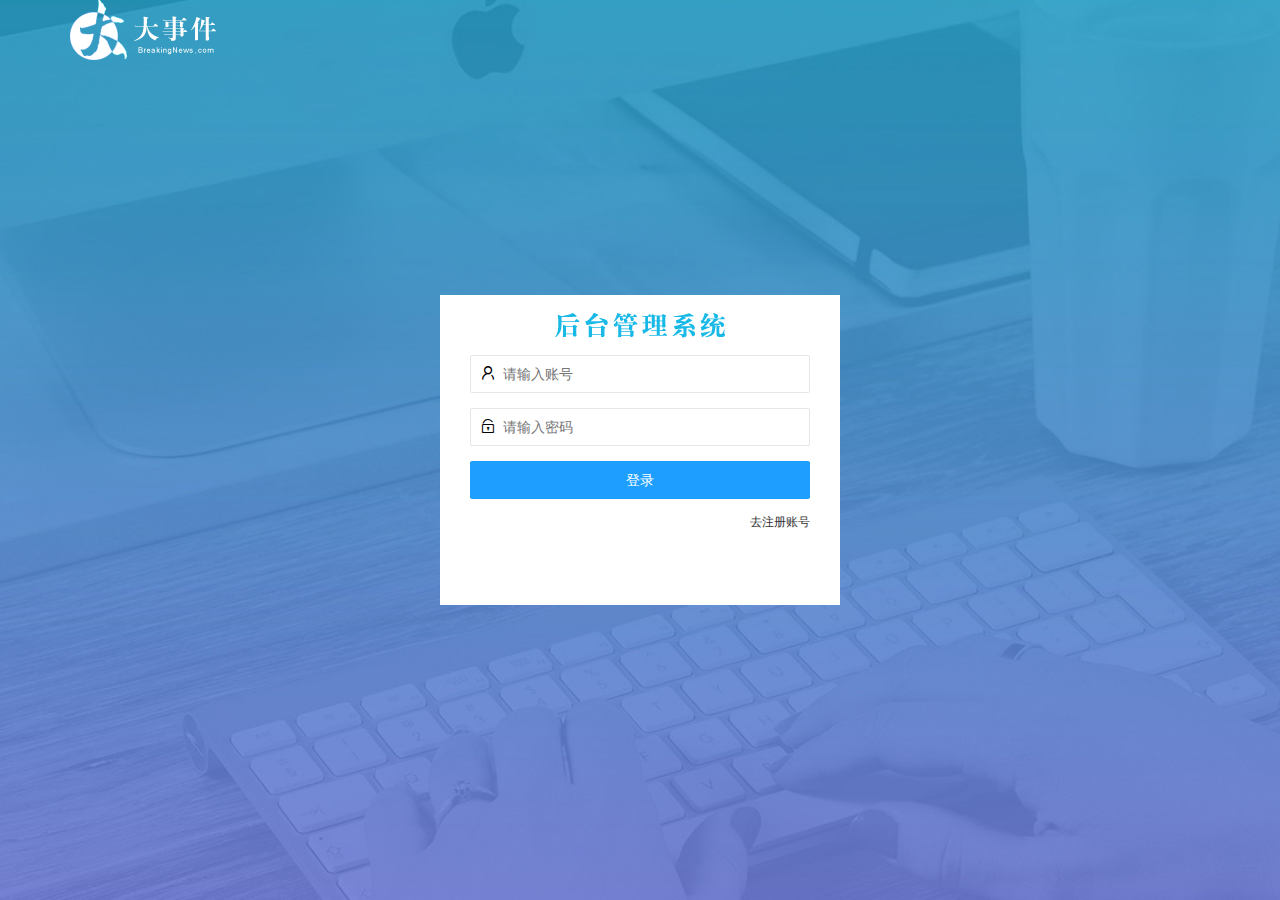
<file: assets/login.html>
<!DOCTYPE html>
<html lang="en">

<head>
    <meta charset="UTF-8">
    <meta name="viewport" content="width=device-width, initial-scale=1.0">
    <title>大事件登录/注册</title>
    <!-- 导入自己的样式表 -->
    <link rel="stylesheet" href="./css/login.css">
    <!-- 导入layui样式 -->
    <link rel="stylesheet" href="./lib/layui/css/layui.css" />
</head>

<body>

    <!-- 
        头部的logo区
     -->
    <div class="layui-main">
        <img src="./images/logo.png" alt="" />
    </div>

    <!-- 
        登录注册区域
     -->
    <div class="loginAndRegBox">
        <div class="title-box">
        </div>
        <!-- 
             登录的div
          -->
        <div class="login-box">
            <!-- 登录的表单 -->
            <form class="layui-form" id="form_login">
                <!-- 用户名 -->
                <div class="layui-form-item">
                    <i class="layui-icon layui-icon-username"></i>   

                    <input type="text"   classname="username" required lay-verify="required" placeholder="请输入账号"
                        autocomplete="off" class="layui-input" name="username">
                </div>
                <!-- 密码 -->
                <div class="layui-form-item">

                    <i class="layui-icon layui-icon-password"></i>   
                    <input type="password" name="password" required lay-verify="required|pwd" placeholder="请输入密码"
                        autocomplete="off" class="layui-input">
                </div>
                <!-- 登录按钮 -->
                <div class="layui-form-item">
                    <!-- 注意：表单提交按钮和普通按钮的区别，就是 lay-submit 属性 -->
                    <button class="layui-btn layui-btn-fluid layui-btn-normal" lay-submit>登录</button>
                </div>
                <div class="layui-form-item links">
                    <a href="javascript:;" id="link_reg">去注册账号</a>
                  </div>
            </form>
            
        </div>

        <!-- 
              注册的div
           -->
        <div class="reg-box">
            <!-- 注册的表单 -->
            <form class="layui-form" id="form_reg">
                <!-- 用户名 -->
                <div class="layui-form-item">
                    <i class="layui-icon layui-icon-username"></i>   

                    <input type="text" name="username" required lay-verify="required" placeholder="请输入账号"
                        autocomplete="off" class="layui-input">
                </div>
                <!-- 密码 -->
                <div class="layui-form-item">

                    <i class="layui-icon layui-icon-password"></i>   
                    <input type="password" name="password" required lay-verify="required|pwd" placeholder="请输入密码"
                        autocomplete="off" class="layui-input">
                </div>
                <!-- 再次确认密码 -->
                <div class="layui-form-item">

                    <i class="layui-icon layui-icon-password"></i>   
                    <input type="password" name="password" required lay-verify="required|repwd" placeholder="再次确认密码"
                        autocomplete="off" class="layui-input">
                </div>
                <!-- 登录按钮 -->
                <div class="layui-form-item">
                    <!-- 注意：表单提交按钮和普通按钮的区别，就是 lay-submit 属性 -->
                    <button class="layui-btn layui-btn-fluid layui-btn-normal" lay-submit>注册</button>
                </div>
                <div class="layui-form-item links">
                    <a href="javascript:;" id="link_login">去登录</a>
                  </div>
            </form>

           
        </div>
    </div>



     <!-- 导入JQuery -->
     <script src="./lib/jquery.js"></script>
    <script src="./lib/layui/layui.all.js"></script>
   

    <script src="./js/baseAPI.js"></script>
    
    <script src="./js/login.js"></script>

</body>

</html>
</file>
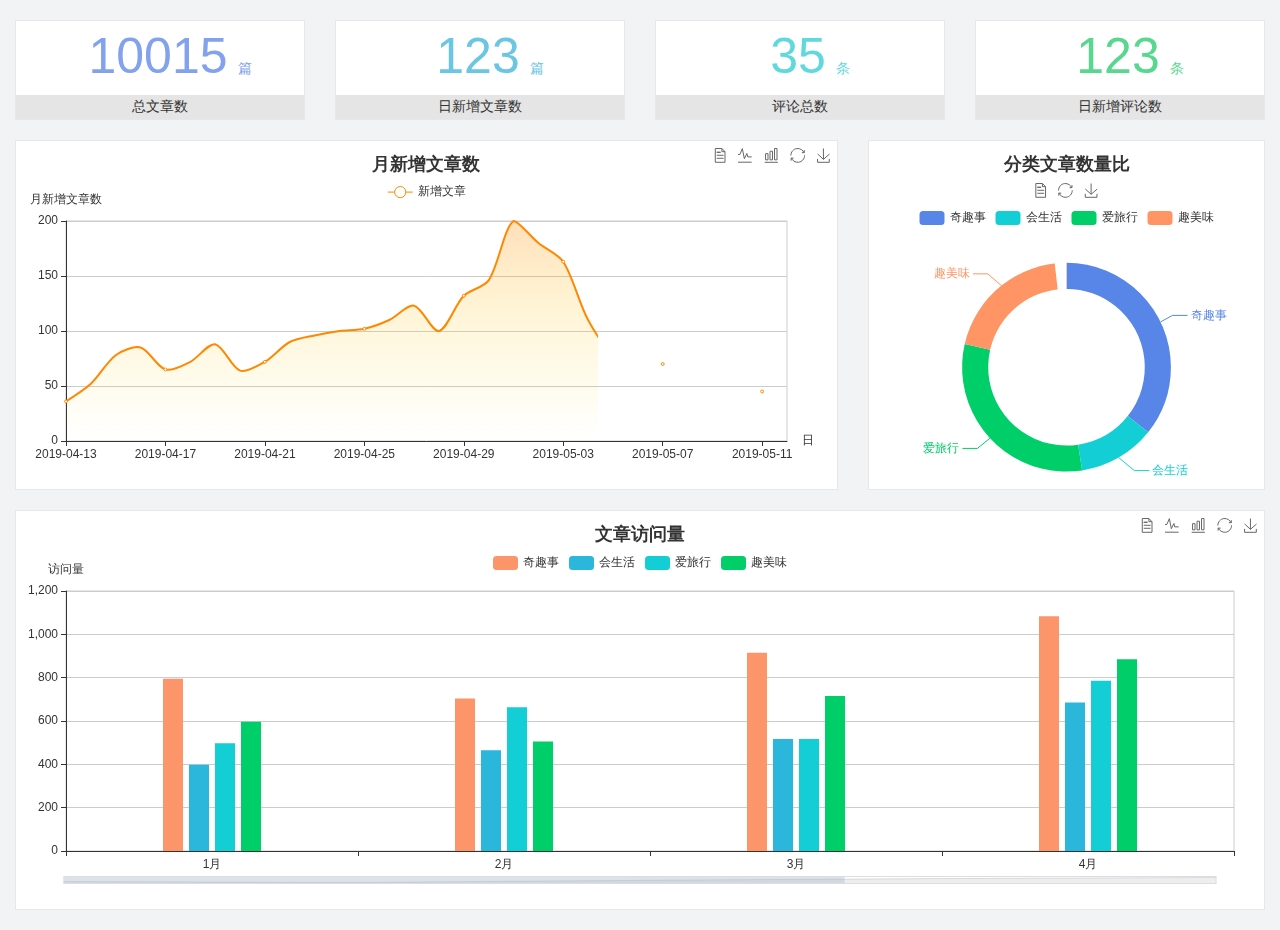
<file: home/dashboard.html>
<!DOCTYPE html>
<html lang="en">

<head>
  <meta charset="UTF-8">
  <meta name="viewport" content="width=device-width, initial-scale=1.0">
  <meta http-equiv="X-UA-Compatible" content="ie=edge">
  <title>图表统计</title>
  <link rel="stylesheet" href="../assets/lib/bootstrap.css" />
  <link rel="stylesheet" href="../assets/lib/main.css" />
  <script src="../assets/lib/jquery.js"></script>
  <script type="text/javascript" src="../assets/lib/echarts.min.js"></script>
</head>

<body>
  <div class="container-fluid">
    <div class="row spannel_list">
      <div class="col-sm-3 col-xs-6">
        <div class="spannel">
          <em>10015</em><span>篇</span>
          <b>总文章数</b>
        </div>
      </div>
      <div class="col-sm-3 col-xs-6">
        <div class="spannel scolor01">
          <em>123</em><span>篇</span>
          <b>日新增文章数</b>
        </div>
      </div>
      <div class="col-sm-3 col-xs-6">
        <div class="spannel scolor02">
          <em>35</em><span>条</span>
          <b>评论总数</b>
        </div>
      </div>
      <div class="col-sm-3 col-xs-6">
        <div class="spannel scolor03">
          <em>123</em><span>条</span>
          <b>日新增评论数</b>
        </div>
      </div>
    </div>
  </div>

  <div class="container-fluid">
    <div class="row curve-pie">
      <div class="col-lg-8 col-md-8">
        <div class="gragh_pannel" id="curve_show"></div>
      </div>
      <div class="col-lg-4 col-md-4">
        <div class="gragh_pannel" id="pie_show"></div>
      </div>
    </div>
  </div>

  <div class="container-fluid">
    <div class="column_pannel" id="column_show"></div>
  </div>

  <script>
    var oChart = echarts.init(document.getElementById('curve_show'));
    var aList_all = [
      { 'count': 36, 'date': '2019-04-13' },
      { 'count': 52, 'date': '2019-04-14' },
      { 'count': 78, 'date': '2019-04-15' },
      { 'count': 85, 'date': '2019-04-16' },
      { 'count': 65, 'date': '2019-04-17' },
      { 'count': 72, 'date': '2019-04-18' },
      { 'count': 88, 'date': '2019-04-19' },
      { 'count': 64, 'date': '2019-04-20' },
      { 'count': 72, 'date': '2019-04-21' },
      { 'count': 90, 'date': '2019-04-22' },
      { 'count': 96, 'date': '2019-04-23' },
      { 'count': 100, 'date': '2019-04-24' },
      { 'count': 102, 'date': '2019-04-25' },
      { 'count': 110, 'date': '2019-04-26' },
      { 'count': 123, 'date': '2019-04-27' },
      { 'count': 100, 'date': '2019-04-28' },
      { 'count': 132, 'date': '2019-04-29' },
      { 'count': 146, 'date': '2019-04-30' },
      { 'count': 200, 'date': '2019-05-01' },
      { 'count': 180, 'date': '2019-05-02' },
      { 'count': 163, 'date': '2019-05-03' },
      { 'count': 110, 'date': '2019-05-04' },
      { 'count': 80, 'date': '2019-05-05' },
      { 'count': 82, 'date': '2019-05-06' },
      { 'count': 70, 'date': '2019-05-07' },
      { 'count': 65, 'date': '2019-05-08' },
      { 'count': 54, 'date': '2019-05-09' },
      { 'count': 40, 'date': '2019-05-10' },
      { 'count': 45, 'date': '2019-05-11' },
      { 'count': 38, 'date': '2019-05-12' },
    ];

    let aCount = [];
    let aDate = [];

    for (var i = 0; i < aList_all.length; i++) {
      aCount.push(aList_all[i].count);
      aDate.push(aList_all[i].date);
    }

    var chartopt = {
      title: {
        text: '月新增文章数',
        left: 'center',
        top: '10'
      },
      tooltip: {
        trigger: 'axis'
      },
      legend: {
        data: ['新增文章'],
        top: '40'
      },
      toolbox: {
        show: true,
        feature: {
          mark: { show: true },
          dataView: { show: true, readOnly: false },
          magicType: { show: true, type: ['line', 'bar'] },
          restore: { show: true },
          saveAsImage: { show: true }
        }
      },
      calculable: true,
      xAxis: [
        {
          name: '日',
          type: 'category',
          boundaryGap: false,
          data: aDate
        }
      ],
      yAxis: [
        {
          name: '月新增文章数',
          type: 'value'
        }
      ],
      series: [
        {
          name: '新增文章',
          type: 'line',
          smooth: true,
          itemStyle: { normal: { areaStyle: { type: 'default' }, color: '#f80' }, lineStyle: { color: '#f80' } },
          data: aCount
        }],
      areaStyle: {
        normal: {
          color: new echarts.graphic.LinearGradient(0, 0, 0, 1, [{
            offset: 0,
            color: 'rgba(255,136,0,0.39)'
          }, {
            offset: .34,
            color: 'rgba(255,180,0,0.25)'
          }, {
            offset: 1,
            color: 'rgba(255,222,0,0.00)'
          }])

        }
      },
      grid: {
        show: true,
        x: 50,
        x2: 50,
        y: 80,
        height: 220
      }
    };

    oChart.setOption(chartopt);


    var oPie = echarts.init(document.getElementById('pie_show'));
    var oPieopt =
    {
      title: {
        top: 10,
        text: '分类文章数量比',
        x: 'center'
      },
      tooltip: {
        trigger: 'item',
        formatter: "{a} <br/>{b} : {c} ({d}%)"
      },
      color: ['#5885e8', '#13cfd5', '#00ce68', '#ff9565'],
      legend: {
        x: 'center',
        top: 65,
        data: ['奇趣事', '会生活', '爱旅行', '趣美味']
      },
      toolbox: {
        show: true,
        x: 'center',
        top: 35,
        feature: {
          mark: { show: true },
          dataView: { show: true, readOnly: false },
          magicType: {
            show: true,
            type: ['pie', 'funnel'],
            option: {
              funnel: {
                x: '25%',
                width: '50%',
                funnelAlign: 'left',
                max: 1548
              }
            }
          },
          restore: { show: true },
          saveAsImage: { show: true }
        }
      },
      calculable: true,
      series: [
        {
          name: '访问来源',
          type: 'pie',
          radius: ['45%', '60%'],
          center: ['50%', '65%'],
          data: [
            { value: 300, name: '奇趣事' },
            { value: 100, name: '会生活' },
            { value: 260, name: '爱旅行' },
            { value: 180, name: '趣美味' }
          ]
        }
      ]
    };
    oPie.setOption(oPieopt);



    var oColumn = this.echarts.init(document.getElementById('column_show'));
    var oColumnopt =
    {
      title: {
        text: '文章访问量',
        left: 'center',
        top: '10'
      },
      tooltip: {
        trigger: 'axis'
      },
      legend: {
        data: ['奇趣事', '会生活', '爱旅行', '趣美味'],
        top: '40'
      },
      toolbox: {
        show: true,
        feature: {
          mark: { show: true },
          dataView: { show: true, readOnly: false },
          magicType: { show: true, type: ['line', 'bar'] },
          restore: { show: true },
          saveAsImage: { show: true }
        }
      },
      calculable: true,
      xAxis: [
        {
          type: 'category',
          data: ['1月', '2月', '3月', '4月', '5月']
        }
      ],
      yAxis: [
        {
          name: '访问量',
          type: 'value'
        }
      ],
      series: [
        {
          name: '奇趣事',
          type: 'bar',
          barWidth: 20,
          itemStyle: {
            normal: { areaStyle: { type: 'default' }, color: '#fd956a' }
          },
          data: [800, 708, 920, 1090, 1200]
        },
        {
          name: '会生活',
          type: 'bar',
          barWidth: 20,
          itemStyle: {
            normal: { areaStyle: { type: 'default' }, color: '#2bb6db' }
          },
          data: [400, 468, 520, 690, 800]
        },
        {
          name: '爱旅行',
          type: 'bar',
          barWidth: 20,
          itemStyle: {
            normal: { areaStyle: { type: 'default' }, color: '#13cfd5' }
          },
          data: [500, 668, 520, 790, 900]
        },
        {
          name: '趣美味',
          type: 'bar',
          barWidth: 20,
          itemStyle: {
            normal: { areaStyle: { type: 'default' }, color: '#00ce68' }
          },
          data: [600, 508, 720, 890, 1000]
        }
      ],
      grid: {
        show: true,
        x: 50,
        x2: 30,
        y: 80,
        height: 260
      },
      dataZoom: [//给x轴设置滚动条
        {
          start: 0,//默认为0
          end: 100 - 1000 / 31,//默认为100
          type: 'slider',
          show: true,
          xAxisIndex: [0],
          handleSize: 0,//滑动条的 左右2个滑动条的大小
          height: 8,//组件高度
          left: 45, //左边的距离
          right: 50,//右边的距离
          bottom: 26,//右边的距离
          handleColor: '#ddd',//h滑动图标的颜色
          handleStyle: {
            borderColor: "#cacaca",
            borderWidth: "1",
            shadowBlur: 2,
            background: "#ddd",
            shadowColor: "#ddd",
          }
        }]
    };
    oColumn.setOption(oColumnopt);
  </script>
</body>

</html>
</file>
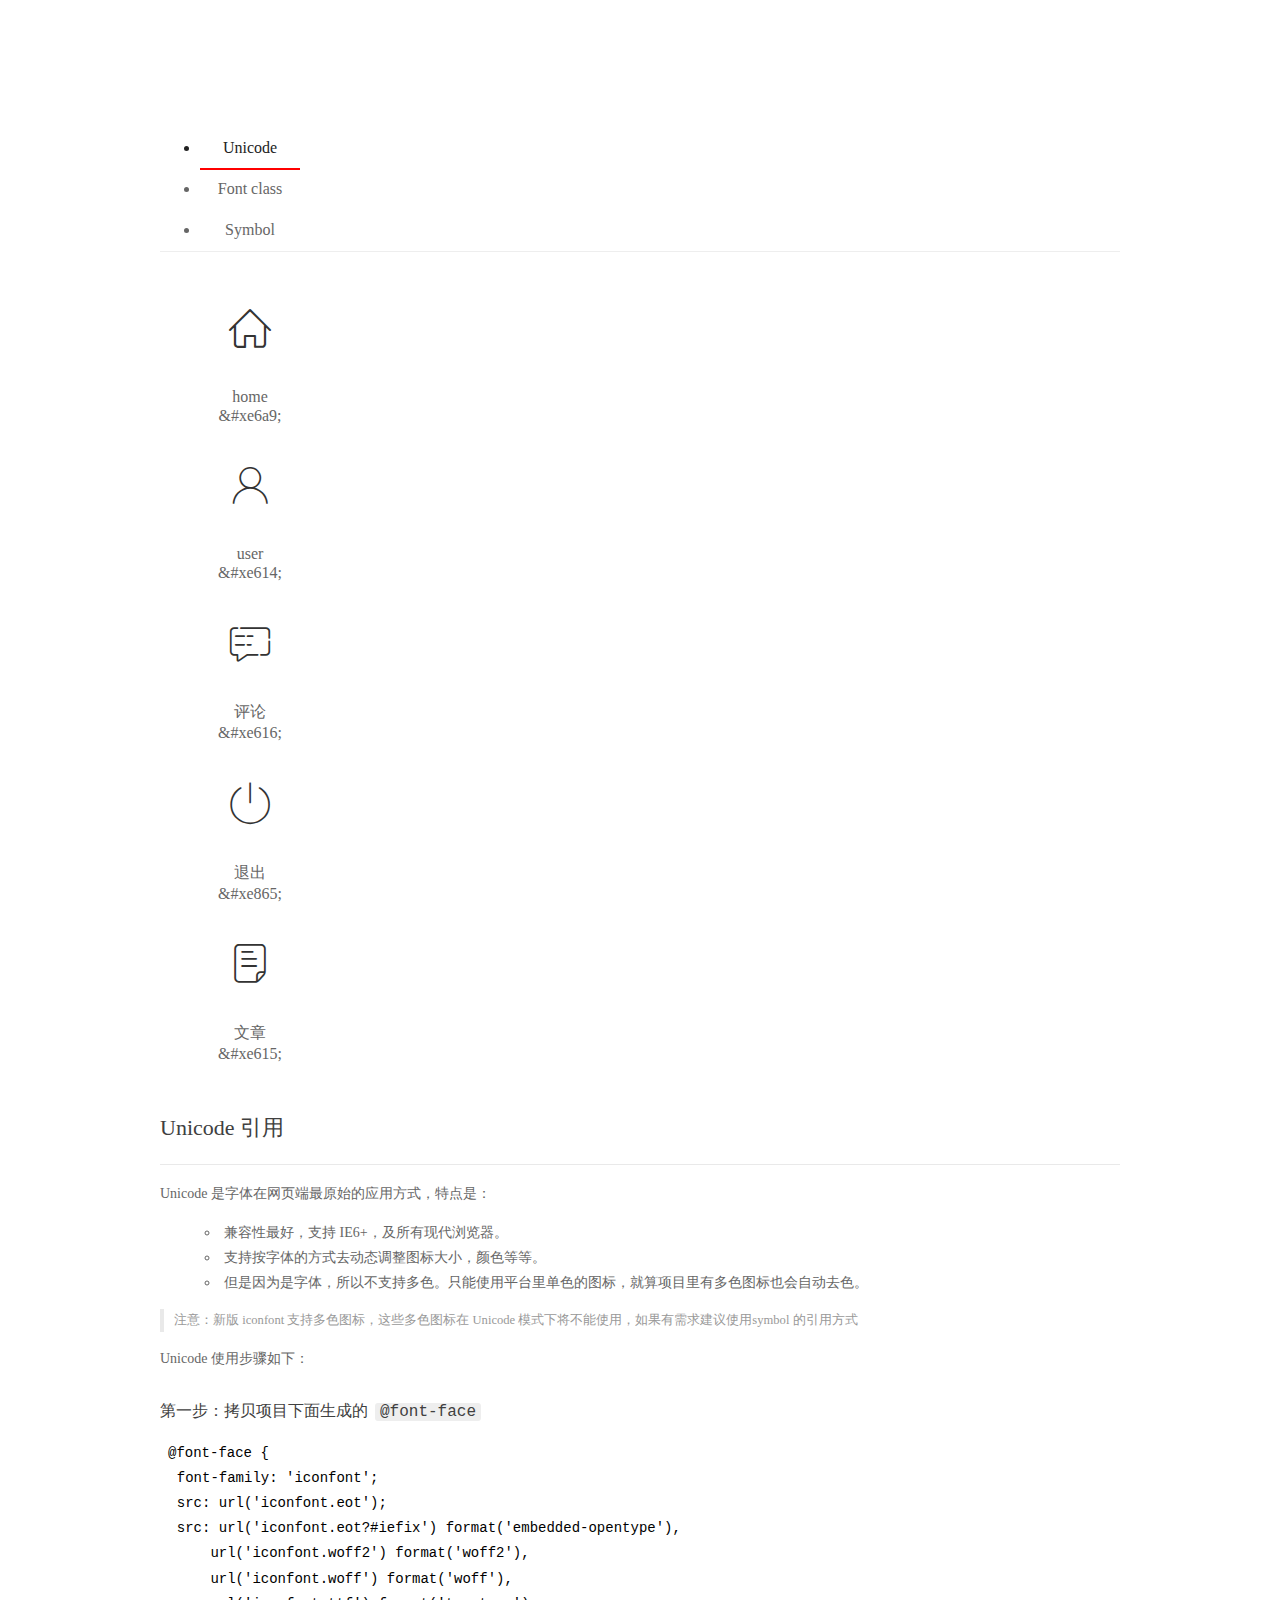
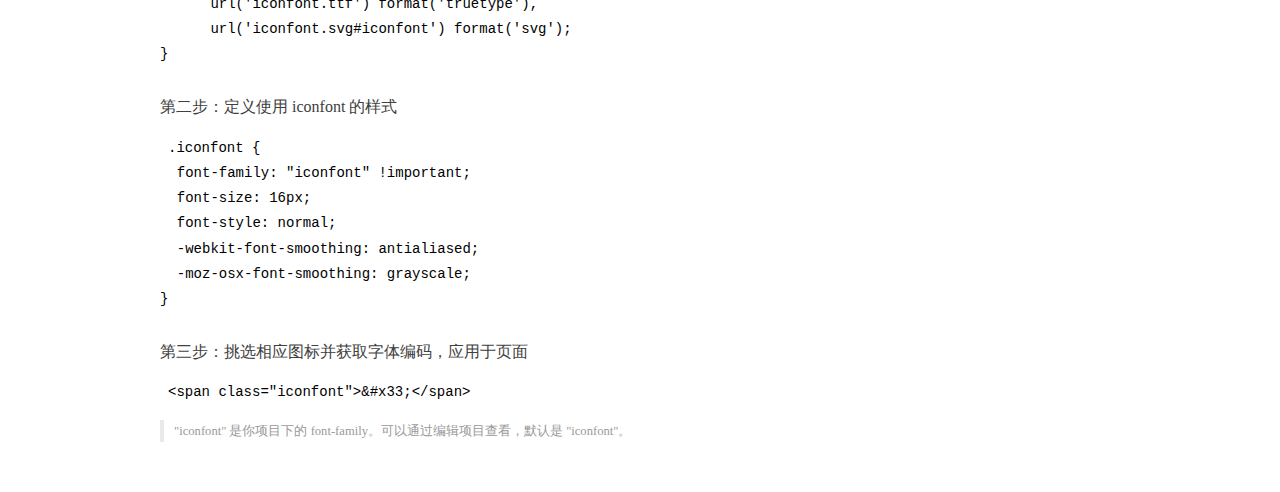
<file: assets/fonts/demo_index.html>
<!DOCTYPE html>
<html>
<head>
  <meta charset="utf-8"/>
  <title>IconFont Demo</title>
  <link rel="shortcut icon" href="https://gtms04.alicdn.com/tps/i4/TB1_oz6GVXXXXaFXpXXJDFnIXXX-64-64.ico" type="image/x-icon"/>
  <link rel="stylesheet" href="https://g.alicdn.com/thx/cube/1.3.2/cube.min.css">
  <link rel="stylesheet" href="demo.css">
  <link rel="stylesheet" href="iconfont.css">
  <script src="iconfont.js"></script>
  <!-- jQuery -->
  <script src="https://a1.alicdn.com/oss/uploads/2018/12/26/7bfddb60-08e8-11e9-9b04-53e73bb6408b.js"></script>
  <!-- 代码高亮 -->
  <script src="https://a1.alicdn.com/oss/uploads/2018/12/26/a3f714d0-08e6-11e9-8a15-ebf944d7534c.js"></script>
</head>
<body>
  <div class="main">
    <h1 class="logo"><a href="https://www.iconfont.cn/" title="iconfont 首页" target="_blank">&#xe86b;</a></h1>
    <div class="nav-tabs">
      <ul id="tabs" class="dib-box">
        <li class="dib active"><span>Unicode</span></li>
        <li class="dib"><span>Font class</span></li>
        <li class="dib"><span>Symbol</span></li>
      </ul>
      
    </div>
    <div class="tab-container">
      <div class="content unicode" style="display: block;">
          <ul class="icon_lists dib-box">
          
            <li class="dib">
              <span class="icon iconfont">&#xe6a9;</span>
                <div class="name">home</div>
                <div class="code-name">&amp;#xe6a9;</div>
              </li>
          
            <li class="dib">
              <span class="icon iconfont">&#xe614;</span>
                <div class="name">user</div>
                <div class="code-name">&amp;#xe614;</div>
              </li>
          
            <li class="dib">
              <span class="icon iconfont">&#xe616;</span>
                <div class="name">评论</div>
                <div class="code-name">&amp;#xe616;</div>
              </li>
          
            <li class="dib">
              <span class="icon iconfont">&#xe865;</span>
                <div class="name">退出</div>
                <div class="code-name">&amp;#xe865;</div>
              </li>
          
            <li class="dib">
              <span class="icon iconfont">&#xe615;</span>
                <div class="name">文章</div>
                <div class="code-name">&amp;#xe615;</div>
              </li>
          
          </ul>
          <div class="article markdown">
          <h2 id="unicode-">Unicode 引用</h2>
          <hr>

          <p>Unicode 是字体在网页端最原始的应用方式，特点是：</p>
          <ul>
            <li>兼容性最好，支持 IE6+，及所有现代浏览器。</li>
            <li>支持按字体的方式去动态调整图标大小，颜色等等。</li>
            <li>但是因为是字体，所以不支持多色。只能使用平台里单色的图标，就算项目里有多色图标也会自动去色。</li>
          </ul>
          <blockquote>
            <p>注意：新版 iconfont 支持多色图标，这些多色图标在 Unicode 模式下将不能使用，如果有需求建议使用symbol 的引用方式</p>
          </blockquote>
          <p>Unicode 使用步骤如下：</p>
          <h3 id="-font-face">第一步：拷贝项目下面生成的 <code>@font-face</code></h3>
<pre><code class="language-css"
>@font-face {
  font-family: 'iconfont';
  src: url('iconfont.eot');
  src: url('iconfont.eot?#iefix') format('embedded-opentype'),
      url('iconfont.woff2') format('woff2'),
      url('iconfont.woff') format('woff'),
      url('iconfont.ttf') format('truetype'),
      url('iconfont.svg#iconfont') format('svg');
}
</code></pre>
          <h3 id="-iconfont-">第二步：定义使用 iconfont 的样式</h3>
<pre><code class="language-css"
>.iconfont {
  font-family: "iconfont" !important;
  font-size: 16px;
  font-style: normal;
  -webkit-font-smoothing: antialiased;
  -moz-osx-font-smoothing: grayscale;
}
</code></pre>
          <h3 id="-">第三步：挑选相应图标并获取字体编码，应用于页面</h3>
<pre>
<code class="language-html"
>&lt;span class="iconfont"&gt;&amp;#x33;&lt;/span&gt;
</code></pre>
          <blockquote>
            <p>"iconfont" 是你项目下的 font-family。可以通过编辑项目查看，默认是 "iconfont"。</p>
          </blockquote>
          </div>
      </div>
      <div class="content font-class">
        <ul class="icon_lists dib-box">
          
          <li class="dib">
            <span class="icon iconfont icon-home"></span>
            <div class="name">
              home
            </div>
            <div class="code-name">.icon-home
            </div>
          </li>
          
          <li class="dib">
            <span class="icon iconfont icon-user"></span>
            <div class="name">
              user
            </div>
            <div class="code-name">.icon-user
            </div>
          </li>
          
          <li class="dib">
            <span class="icon iconfont icon-pinglun"></span>
            <div class="name">
              评论
            </div>
            <div class="code-name">.icon-pinglun
            </div>
          </li>
          
          <li class="dib">
            <span class="icon iconfont icon-tuichu"></span>
            <div class="name">
              退出
            </div>
            <div class="code-name">.icon-tuichu
            </div>
          </li>
          
          <li class="dib">
            <span class="icon iconfont icon-16"></span>
            <div class="name">
              文章
            </div>
            <div class="code-name">.icon-16
            </div>
          </li>
          
        </ul>
        <div class="article markdown">
        <h2 id="font-class-">font-class 引用</h2>
        <hr>

        <p>font-class 是 Unicode 使用方式的一种变种，主要是解决 Unicode 书写不直观，语意不明确的问题。</p>
        <p>与 Unicode 使用方式相比，具有如下特点：</p>
        <ul>
          <li>兼容性良好，支持 IE8+，及所有现代浏览器。</li>
          <li>相比于 Unicode 语意明确，书写更直观。可以很容易分辨这个 icon 是什么。</li>
          <li>因为使用 class 来定义图标，所以当要替换图标时，只需要修改 class 里面的 Unicode 引用。</li>
          <li>不过因为本质上还是使用的字体，所以多色图标还是不支持的。</li>
        </ul>
        <p>使用步骤如下：</p>
        <h3 id="-fontclass-">第一步：引入项目下面生成的 fontclass 代码：</h3>
<pre><code class="language-html">&lt;link rel="stylesheet" href="./iconfont.css"&gt;
</code></pre>
        <h3 id="-">第二步：挑选相应图标并获取类名，应用于页面：</h3>
<pre><code class="language-html">&lt;span class="iconfont icon-xxx"&gt;&lt;/span&gt;
</code></pre>
        <blockquote>
          <p>"
            iconfont" 是你项目下的 font-family。可以通过编辑项目查看，默认是 "iconfont"。</p>
        </blockquote>
      </div>
      </div>
      <div class="content symbol">
          <ul class="icon_lists dib-box">
          
            <li class="dib">
                <svg class="icon svg-icon" aria-hidden="true">
                  <use xlink:href="#icon-home"></use>
                </svg>
                <div class="name">home</div>
                <div class="code-name">#icon-home</div>
            </li>
          
            <li class="dib">
                <svg class="icon svg-icon" aria-hidden="true">
                  <use xlink:href="#icon-user"></use>
                </svg>
                <div class="name">user</div>
                <div class="code-name">#icon-user</div>
            </li>
          
            <li class="dib">
                <svg class="icon svg-icon" aria-hidden="true">
                  <use xlink:href="#icon-pinglun"></use>
                </svg>
                <div class="name">评论</div>
                <div class="code-name">#icon-pinglun</div>
            </li>
          
            <li class="dib">
                <svg class="icon svg-icon" aria-hidden="true">
                  <use xlink:href="#icon-tuichu"></use>
                </svg>
                <div class="name">退出</div>
                <div class="code-name">#icon-tuichu</div>
            </li>
          
            <li class="dib">
                <svg class="icon svg-icon" aria-hidden="true">
                  <use xlink:href="#icon-16"></use>
                </svg>
                <div class="name">文章</div>
                <div class="code-name">#icon-16</div>
            </li>
          
          </ul>
          <div class="article markdown">
          <h2 id="symbol-">Symbol 引用</h2>
          <hr>

          <p>这是一种全新的使用方式，应该说这才是未来的主流，也是平台目前推荐的用法。相关介绍可以参考这篇<a href="">文章</a>
            这种用法其实是做了一个 SVG 的集合，与另外两种相比具有如下特点：</p>
          <ul>
            <li>支持多色图标了，不再受单色限制。</li>
            <li>通过一些技巧，支持像字体那样，通过 <code>font-size</code>, <code>color</code> 来调整样式。</li>
            <li>兼容性较差，支持 IE9+，及现代浏览器。</li>
            <li>浏览器渲染 SVG 的性能一般，还不如 png。</li>
          </ul>
          <p>使用步骤如下：</p>
          <h3 id="-symbol-">第一步：引入项目下面生成的 symbol 代码：</h3>
<pre><code class="language-html">&lt;script src="./iconfont.js"&gt;&lt;/script&gt;
</code></pre>
          <h3 id="-css-">第二步：加入通用 CSS 代码（引入一次就行）：</h3>
<pre><code class="language-html">&lt;style&gt;
.icon {
  width: 1em;
  height: 1em;
  vertical-align: -0.15em;
  fill: currentColor;
  overflow: hidden;
}
&lt;/style&gt;
</code></pre>
          <h3 id="-">第三步：挑选相应图标并获取类名，应用于页面：</h3>
<pre><code class="language-html">&lt;svg class="icon" aria-hidden="true"&gt;
  &lt;use xlink:href="#icon-xxx"&gt;&lt;/use&gt;
&lt;/svg&gt;
</code></pre>
          </div>
      </div>

    </div>
  </div>
  <script>
  $(document).ready(function () {
      $('.tab-container .content:first').show()

      $('#tabs li').click(function (e) {
        var tabContent = $('.tab-container .content')
        var index = $(this).index()

        if ($(this).hasClass('active')) {
          return
        } else {
          $('#tabs li').removeClass('active')
          $(this).addClass('active')

          tabContent.hide().eq(index).fadeIn()
        }
      })
    })
  </script>
</body>
</html>
</file>
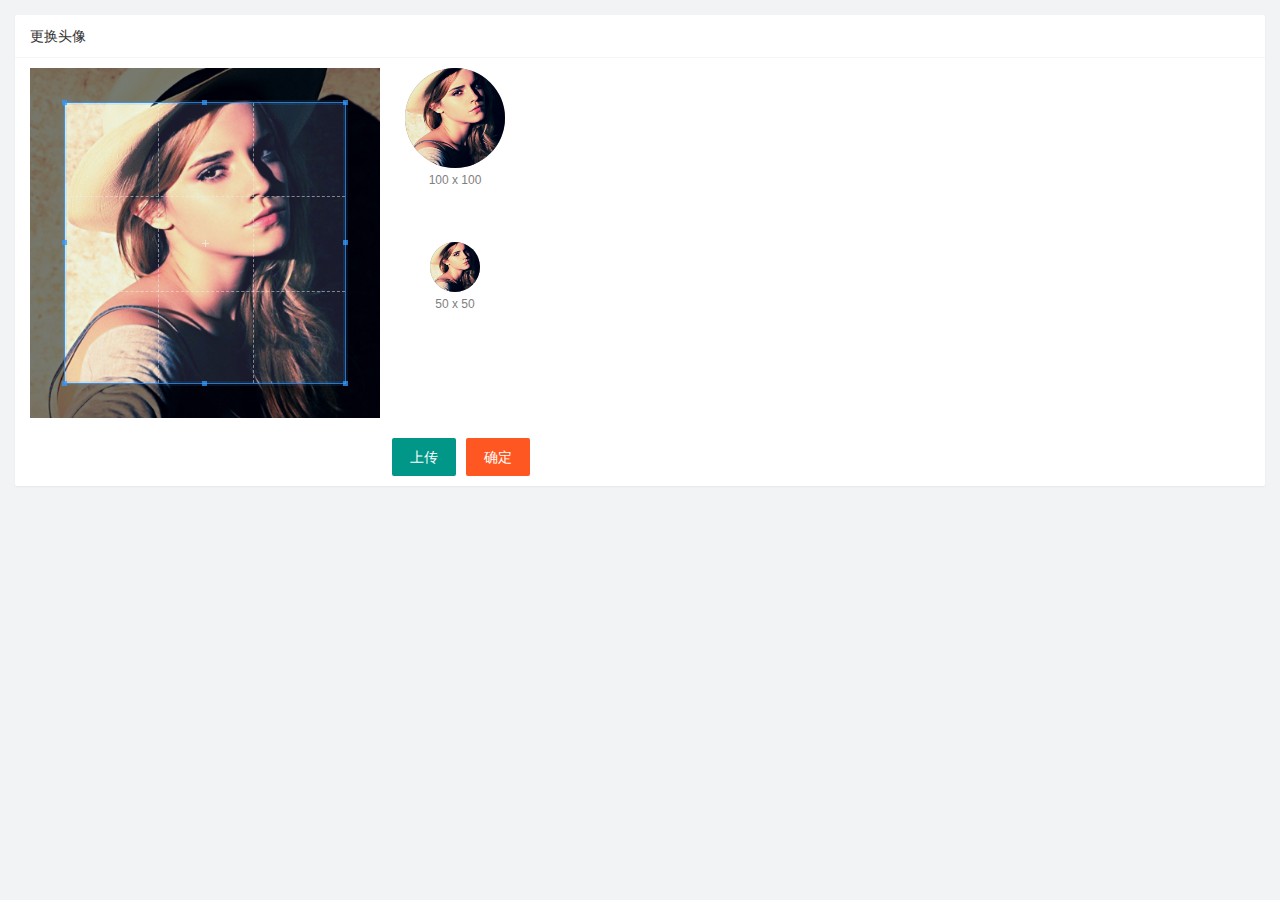
<file: assets/user/user_avatar.html>
<!DOCTYPE html>
<html lang="en">
<head>
    <meta charset="UTF-8">
    <meta name="viewport" content="width=device-width, initial-scale=1.0">
    <title>Document</title>
    <link rel="stylesheet" href="../lib/layui/css/layui.css">
    <link rel="stylesheet" href="../css/user_avatar.css">
    <link rel="stylesheet" href="../lib/cropper/cropper.css">
   
</head>
<body>
      <!-- 卡片区域 -->
      <div class="layui-card">
        <div class="layui-card-header">更换头像</div>
        <div class="layui-card-body">
           <!-- 第一行的图片裁剪和预览区域 -->
  <div class="row1">
    <!-- 图片裁剪区域 -->
    <div class="cropper-box">
      <!-- 这个 img 标签很重要，将来会把它初始化为裁剪区域 -->
      <img id="image" src="../images/sample.jpg" />
    </div>
    <!-- 图片的预览区域 -->
    <div class="preview-box">
      <div>
        <!-- 宽高为 100px 的预览区域 -->
        <div class="img-preview w100"></div>
        <p class="size">100 x 100</p>
      </div>
      <div>
        <!-- 宽高为 50px 的预览区域 -->
        <div class="img-preview w50"></div>
        <p class="size">50 x 50</p>
      </div>
    </div>
  </div>

  <!-- 第二行的按钮区域 -->
  <div class="row2">
    <input type="file" name="" id="file" >
    <button type="button" class="layui-btn" id="btnChoose">上传</button>
    <button type="button" class="layui-btn layui-btn-danger" id="btnUpload">确定</button>
  </div>
        </div>
      </div>


      <script src="../lib/layui/layui.all.js"></script>
      <script src="../lib/jquery.js"></script>
      <script src="../lib/cropper/Cropper.js"></script>
      <script src="../lib/cropper/jquery-cropper.js"></script>
      <script src="../js/baseAPI.js"></script>
      <script src="../js/user_avatar.js"></script>
</body>
</html>
</file>
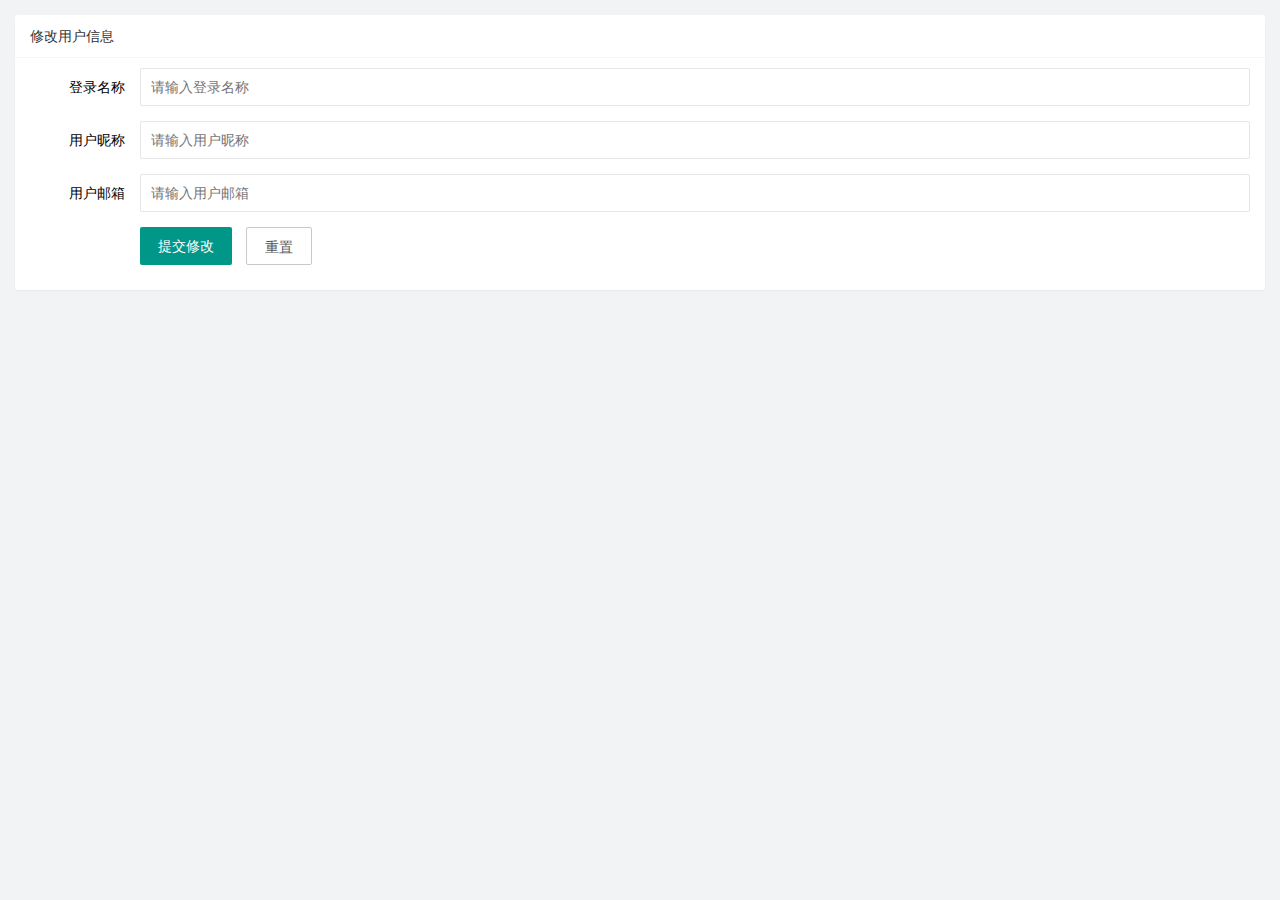
<file: assets/user/user_info.html>
<!DOCTYPE html>
<html lang="en">

<head>
    <meta charset="UTF-8" />
    <meta name="viewport" content="width=device-width, initial-scale=1.0" />
    <title>Document</title>
    <!-- 导入 layui 的样式 -->
    <link rel="stylesheet" href="../lib/layui/css/layui.css" />
    <!-- 导入自己的样式 -->
    <link rel="stylesheet" href="/assets/css/user_info.css" />
</head>

<body>
    <!-- 卡片区域 -->
    <div class="layui-card">
        <div class="layui-card-header">修改用户信息</div>
        <div class="layui-card-body">
            <!-- form 表单区域 -->
            <form class="layui-form" lay-filter="formUserInfo">
                <!-- 这是隐藏域 -->
                <input type="hidden" name="id" value="" />
                <div class="layui-form-item">
                    <label class="layui-form-label">登录名称</label>
                    <div class="layui-input-block">
                        <input type="text" name="username" required lay-verify="required" placeholder="请输入登录名称"
                            autocomplete="off" class="layui-input" readonly />
                    </div>
                </div>
                <div class="layui-form-item">
                    <label class="layui-form-label">用户昵称</label>
                    <div class="layui-input-block">
                        <input type="text" name="nickname" required lay-verify="required|nickname" placeholder="请输入用户昵称"
                            autocomplete="off" class="layui-input" />
                    </div>
                </div>
                <div class="layui-form-item">
                    <label class="layui-form-label">用户邮箱</label>
                    <div class="layui-input-block">
                        <input type="text" name="email" required lay-verify="required|email" placeholder="请输入用户邮箱"
                            autocomplete="off" class="layui-input" />
                    </div>
                </div>
                <div class="layui-form-item">
                    <div class="layui-input-block">
                        <button class="layui-btn" lay-submit lay-filter="formDemo">提交修改</button>
                        <button type="reset" class="layui-btn layui-btn-primary" id="btnReset">重置</button>
                    </div>
                </div>
            </form>
        </div>
    </div>




    <script src="../lib/layui/layui.all.js"></script>
    <script src="../lib/jquery.js"></script>
    <script src="../js/baseAPI.js"></script>
    <script src="../js/user_info.js"></script>
</body>

</html>
</file>
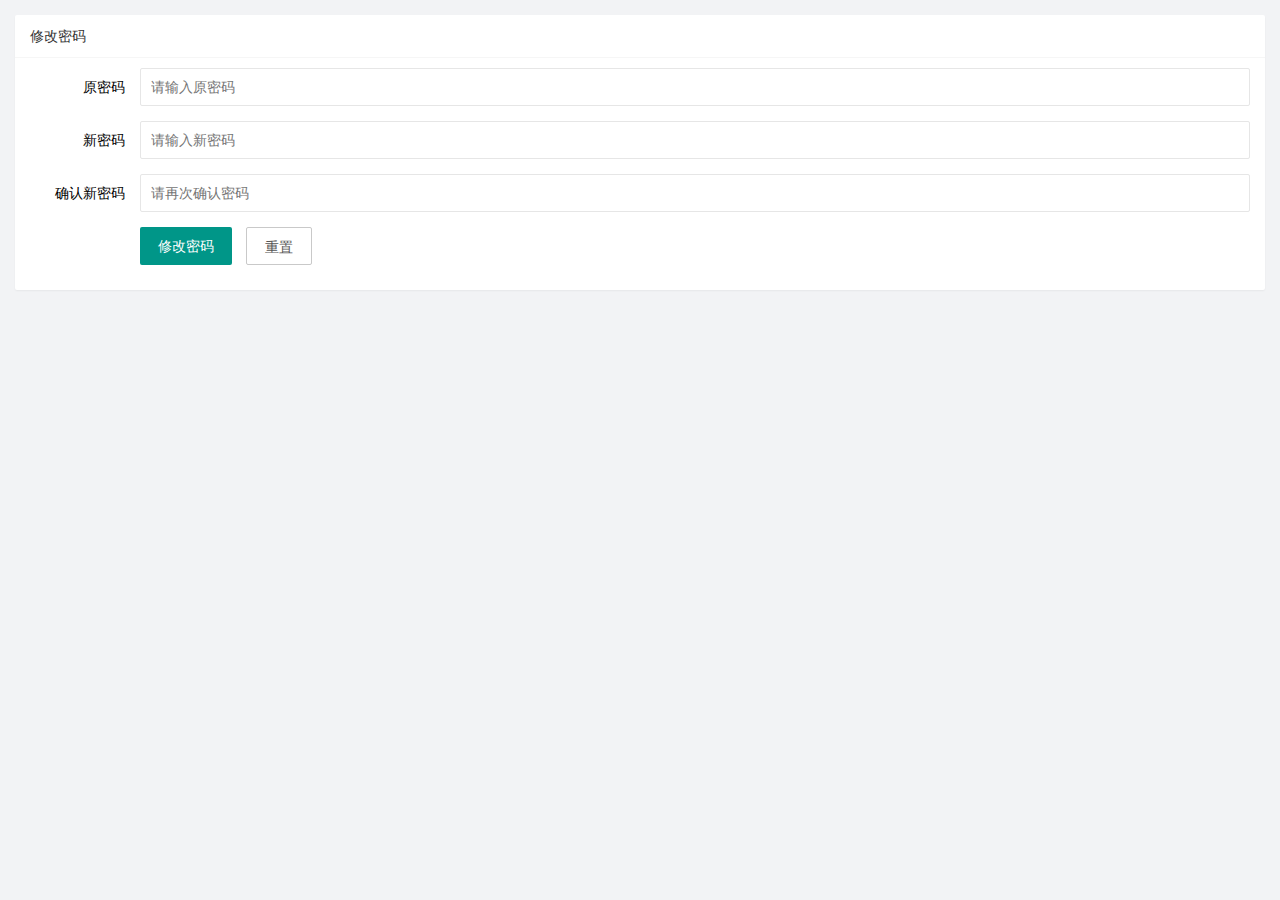
<file: assets/user/user_pwd.html>
<!DOCTYPE html>
<html lang="en">

<head>
    <meta charset="UTF-8">
    <meta name="viewport" content="width=device-width, initial-scale=1.0">
    <title>Document</title>
    <link rel="stylesheet" href="../lib/layui/css/layui.css">
    <link rel="stylesheet" href="../css/user_pwd.css">
</head>

<body>
    <!-- 卡片区域 -->
    <div class="layui-card">
        <div class="layui-card-header">修改密码</div>
        <div class="layui-card-body">
            <form class="layui-form">
                <div class="layui-form-item">
                    <label class="layui-form-label">原密码</label>
                    <div class="layui-input-block">
                        <input type="password" name="oldPwd" required lay-verify="required|pwd" placeholder="请输入原密码"
                            autocomplete="off" class="layui-input" />
                    </div>
                </div>
                <div class="layui-form-item">
                    <label class="layui-form-label">新密码</label>
                    <div class="layui-input-block">
                        <input type="password" name="newPwd" required lay-verify="required|pwd|samepwd" placeholder="请输入新密码"
                            autocomplete="off" class="layui-input" />
                    </div>
                </div>
                <div class="layui-form-item">
                    <label class="layui-form-label">确认新密码</label>
                    <div class="layui-input-block">
                        <input type="password" name="rePwd" required lay-verify="required|pwd|repwd" placeholder="请再次确认密码"
                            autocomplete="off" class="layui-input" />
                    </div>
                </div>
                <div class="layui-form-item">
                    <div class="layui-input-block">
                        <button class="layui-btn" lay-submit lay-filter="formDemo">修改密码</button>
                        <button type="reset" class="layui-btn layui-btn-primary">重置</button>
                    </div>
                </div>
            </form>
        </div>
    </div>
    <script src="../lib/layui/layui.all.js"></script>
    <script src="../lib/jquery.js"></script>
    <script src="../js/baseAPI.js"></script>
    <script src="../js/user_pwd.js"></script>
</body>

</html>
</file>
<file: assets/css/login.css>
html,
body{
    margin: 0;
    padding: 0;
    height: 100%;
    width: 100%;
    background: url('../images/login_bg.jpg') no-repeat center;
    background-size: cover;
}
.loginAndRegBox{
    width: 400px;
    height:310px ;
    background-color: #fff;
    position: absolute;
    left: 50%;
    top: 50%;
    transform: translate(-50%,-50%);
}
.title-box{
    height: 60px;
    background: url('../images/login_title.png') no-repeat center;
}
.reg-box{
    display: none;
}
.layui-form{
    padding: 0 30px;
}
.links{
    display: flex;
    justify-content: flex-end;
}
.links a{
    font-size: 12px;
}
.layui-form-item{
    position: relative;
}
.layui-icon{
    position: absolute;
    left: 10px;
    top: 10px;
}
.layui-form-item input {
    padding-left: 32px;
  }
</file>
<file: assets/lib/layui/css/layui.css>
/** layui-v2.5.5 MIT License By https://www.layui.com */
 .layui-inline,img{display:inline-block;vertical-align:middle}h1,h2,h3,h4,h5,h6{font-weight:400}.layui-edge,.layui-header,.layui-inline,.layui-main{position:relative}.layui-body,.layui-edge,.layui-elip{overflow:hidden}.layui-btn,.layui-edge,.layui-inline,img{vertical-align:middle}.layui-btn,.layui-disabled,.layui-icon,.layui-unselect{-moz-user-select:none;-webkit-user-select:none;-ms-user-select:none}.layui-elip,.layui-form-checkbox span,.layui-form-pane .layui-form-label{text-overflow:ellipsis;white-space:nowrap}.layui-breadcrumb,.layui-tree-btnGroup{visibility:hidden}blockquote,body,button,dd,div,dl,dt,form,h1,h2,h3,h4,h5,h6,input,li,ol,p,pre,td,textarea,th,ul{margin:0;padding:0;-webkit-tap-highlight-color:rgba(0,0,0,0)}a:active,a:hover{outline:0}img{border:none}li{list-style:none}table{border-collapse:collapse;border-spacing:0}h4,h5,h6{font-size:100%}button,input,optgroup,option,select,textarea{font-family:inherit;font-size:inherit;font-style:inherit;font-weight:inherit;outline:0}pre{white-space:pre-wrap;white-space:-moz-pre-wrap;white-space:-pre-wrap;white-space:-o-pre-wrap;word-wrap:break-word}body{line-height:24px;font:14px Helvetica Neue,Helvetica,PingFang SC,Tahoma,Arial,sans-serif}hr{height:1px;margin:10px 0;border:0;clear:both}a{color:#333;text-decoration:none}a:hover{color:#777}a cite{font-style:normal;*cursor:pointer}.layui-border-box,.layui-border-box *{box-sizing:border-box}.layui-box,.layui-box *{box-sizing:content-box}.layui-clear{clear:both;*zoom:1}.layui-clear:after{content:'\20';clear:both;*zoom:1;display:block;height:0}.layui-inline{*display:inline;*zoom:1}.layui-edge{display:inline-block;width:0;height:0;border-width:6px;border-style:dashed;border-color:transparent}.layui-edge-top{top:-4px;border-bottom-color:#999;border-bottom-style:solid}.layui-edge-right{border-left-color:#999;border-left-style:solid}.layui-edge-bottom{top:2px;border-top-color:#999;border-top-style:solid}.layui-edge-left{border-right-color:#999;border-right-style:solid}.layui-disabled,.layui-disabled:hover{color:#d2d2d2!important;cursor:not-allowed!important}.layui-circle{border-radius:100%}.layui-show{display:block!important}.layui-hide{display:none!important}@font-face{font-family:layui-icon;src:url(../font/iconfont.eot?v=250);src:url(../font/iconfont.eot?v=250#iefix) format('embedded-opentype'),url(../font/iconfont.woff2?v=250) format('woff2'),url(../font/iconfont.woff?v=250) format('woff'),url(../font/iconfont.ttf?v=250) format('truetype'),url(../font/iconfont.svg?v=250#layui-icon) format('svg')}.layui-icon{font-family:layui-icon!important;font-size:16px;font-style:normal;-webkit-font-smoothing:antialiased;-moz-osx-font-smoothing:grayscale}.layui-icon-reply-fill:before{content:"\e611"}.layui-icon-set-fill:before{content:"\e614"}.layui-icon-menu-fill:before{content:"\e60f"}.layui-icon-search:before{content:"\e615"}.layui-icon-share:before{content:"\e641"}.layui-icon-set-sm:before{content:"\e620"}.layui-icon-engine:before{content:"\e628"}.layui-icon-close:before{content:"\1006"}.layui-icon-close-fill:before{content:"\1007"}.layui-icon-chart-screen:before{content:"\e629"}.layui-icon-star:before{content:"\e600"}.layui-icon-circle-dot:before{content:"\e617"}.layui-icon-chat:before{content:"\e606"}.layui-icon-release:before{content:"\e609"}.layui-icon-list:before{content:"\e60a"}.layui-icon-chart:before{content:"\e62c"}.layui-icon-ok-circle:before{content:"\1005"}.layui-icon-layim-theme:before{content:"\e61b"}.layui-icon-table:before{content:"\e62d"}.layui-icon-right:before{content:"\e602"}.layui-icon-left:before{content:"\e603"}.layui-icon-cart-simple:before{content:"\e698"}.layui-icon-face-cry:before{content:"\e69c"}.layui-icon-face-smile:before{content:"\e6af"}.layui-icon-survey:before{content:"\e6b2"}.layui-icon-tree:before{content:"\e62e"}.layui-icon-upload-circle:before{content:"\e62f"}.layui-icon-add-circle:before{content:"\e61f"}.layui-icon-download-circle:before{content:"\e601"}.layui-icon-templeate-1:before{content:"\e630"}.layui-icon-util:before{content:"\e631"}.layui-icon-face-surprised:before{content:"\e664"}.layui-icon-edit:before{content:"\e642"}.layui-icon-speaker:before{content:"\e645"}.layui-icon-down:before{content:"\e61a"}.layui-icon-file:before{content:"\e621"}.layui-icon-layouts:before{content:"\e632"}.layui-icon-rate-half:before{content:"\e6c9"}.layui-icon-add-circle-fine:before{content:"\e608"}.layui-icon-prev-circle:before{content:"\e633"}.layui-icon-read:before{content:"\e705"}.layui-icon-404:before{content:"\e61c"}.layui-icon-carousel:before{content:"\e634"}.layui-icon-help:before{content:"\e607"}.layui-icon-code-circle:before{content:"\e635"}.layui-icon-water:before{content:"\e636"}.layui-icon-username:before{content:"\e66f"}.layui-icon-find-fill:before{content:"\e670"}.layui-icon-about:before{content:"\e60b"}.layui-icon-location:before{content:"\e715"}.layui-icon-up:before{content:"\e619"}.layui-icon-pause:before{content:"\e651"}.layui-icon-date:before{content:"\e637"}.layui-icon-layim-uploadfile:before{content:"\e61d"}.layui-icon-delete:before{content:"\e640"}.layui-icon-play:before{content:"\e652"}.layui-icon-top:before{content:"\e604"}.layui-icon-friends:before{content:"\e612"}.layui-icon-refresh-3:before{content:"\e9aa"}.layui-icon-ok:before{content:"\e605"}.layui-icon-layer:before{content:"\e638"}.layui-icon-face-smile-fine:before{content:"\e60c"}.layui-icon-dollar:before{content:"\e659"}.layui-icon-group:before{content:"\e613"}.layui-icon-layim-download:before{content:"\e61e"}.layui-icon-picture-fine:before{content:"\e60d"}.layui-icon-link:before{content:"\e64c"}.layui-icon-diamond:before{content:"\e735"}.layui-icon-log:before{content:"\e60e"}.layui-icon-rate-solid:before{content:"\e67a"}.layui-icon-fonts-del:before{content:"\e64f"}.layui-icon-unlink:before{content:"\e64d"}.layui-icon-fonts-clear:before{content:"\e639"}.layui-icon-triangle-r:before{content:"\e623"}.layui-icon-circle:before{content:"\e63f"}.layui-icon-radio:before{content:"\e643"}.layui-icon-align-center:before{content:"\e647"}.layui-icon-align-right:before{content:"\e648"}.layui-icon-align-left:before{content:"\e649"}.layui-icon-loading-1:before{content:"\e63e"}.layui-icon-return:before{content:"\e65c"}.layui-icon-fonts-strong:before{content:"\e62b"}.layui-icon-upload:before{content:"\e67c"}.layui-icon-dialogue:before{content:"\e63a"}.layui-icon-video:before{content:"\e6ed"}.layui-icon-headset:before{content:"\e6fc"}.layui-icon-cellphone-fine:before{content:"\e63b"}.layui-icon-add-1:before{content:"\e654"}.layui-icon-face-smile-b:before{content:"\e650"}.layui-icon-fonts-html:before{content:"\e64b"}.layui-icon-form:before{content:"\e63c"}.layui-icon-cart:before{content:"\e657"}.layui-icon-camera-fill:before{content:"\e65d"}.layui-icon-tabs:before{content:"\e62a"}.layui-icon-fonts-code:before{content:"\e64e"}.layui-icon-fire:before{content:"\e756"}.layui-icon-set:before{content:"\e716"}.layui-icon-fonts-u:before{content:"\e646"}.layui-icon-triangle-d:before{content:"\e625"}.layui-icon-tips:before{content:"\e702"}.layui-icon-picture:before{content:"\e64a"}.layui-icon-more-vertical:before{content:"\e671"}.layui-icon-flag:before{content:"\e66c"}.layui-icon-loading:before{content:"\e63d"}.layui-icon-fonts-i:before{content:"\e644"}.layui-icon-refresh-1:before{content:"\e666"}.layui-icon-rmb:before{content:"\e65e"}.layui-icon-home:before{content:"\e68e"}.layui-icon-user:before{content:"\e770"}.layui-icon-notice:before{content:"\e667"}.layui-icon-login-weibo:before{content:"\e675"}.layui-icon-voice:before{content:"\e688"}.layui-icon-upload-drag:before{content:"\e681"}.layui-icon-login-qq:before{content:"\e676"}.layui-icon-snowflake:before{content:"\e6b1"}.layui-icon-file-b:before{content:"\e655"}.layui-icon-template:before{content:"\e663"}.layui-icon-auz:before{content:"\e672"}.layui-icon-console:before{content:"\e665"}.layui-icon-app:before{content:"\e653"}.layui-icon-prev:before{content:"\e65a"}.layui-icon-website:before{content:"\e7ae"}.layui-icon-next:before{content:"\e65b"}.layui-icon-component:before{content:"\e857"}.layui-icon-more:before{content:"\e65f"}.layui-icon-login-wechat:before{content:"\e677"}.layui-icon-shrink-right:before{content:"\e668"}.layui-icon-spread-left:before{content:"\e66b"}.layui-icon-camera:before{content:"\e660"}.layui-icon-note:before{content:"\e66e"}.layui-icon-refresh:before{content:"\e669"}.layui-icon-female:before{content:"\e661"}.layui-icon-male:before{content:"\e662"}.layui-icon-password:before{content:"\e673"}.layui-icon-senior:before{content:"\e674"}.layui-icon-theme:before{content:"\e66a"}.layui-icon-tread:before{content:"\e6c5"}.layui-icon-praise:before{content:"\e6c6"}.layui-icon-star-fill:before{content:"\e658"}.layui-icon-rate:before{content:"\e67b"}.layui-icon-template-1:before{content:"\e656"}.layui-icon-vercode:before{content:"\e679"}.layui-icon-cellphone:before{content:"\e678"}.layui-icon-screen-full:before{content:"\e622"}.layui-icon-screen-restore:before{content:"\e758"}.layui-icon-cols:before{content:"\e610"}.layui-icon-export:before{content:"\e67d"}.layui-icon-print:before{content:"\e66d"}.layui-icon-slider:before{content:"\e714"}.layui-icon-addition:before{content:"\e624"}.layui-icon-subtraction:before{content:"\e67e"}.layui-icon-service:before{content:"\e626"}.layui-icon-transfer:before{content:"\e691"}.layui-main{width:1140px;margin:0 auto}.layui-header{z-index:1000;height:60px}.layui-header a:hover{transition:all .5s;-webkit-transition:all .5s}.layui-side{position:fixed;left:0;top:0;bottom:0;z-index:999;width:200px;overflow-x:hidden}.layui-side-scroll{position:relative;width:220px;height:100%;overflow-x:hidden}.layui-body{position:absolute;left:200px;right:0;top:0;bottom:0;z-index:998;width:auto;overflow-y:auto;box-sizing:border-box}.layui-layout-body{overflow:hidden}.layui-layout-admin .layui-header{background-color:#23262E}.layui-layout-admin .layui-side{top:60px;width:200px;overflow-x:hidden}.layui-layout-admin .layui-body{position:fixed;top:60px;bottom:44px}.layui-layout-admin .layui-main{width:auto;margin:0 15px}.layui-layout-admin .layui-footer{position:fixed;left:200px;right:0;bottom:0;height:44px;line-height:44px;padding:0 15px;background-color:#eee}.layui-layout-admin .layui-logo{position:absolute;left:0;top:0;width:200px;height:100%;line-height:60px;text-align:center;color:#009688;font-size:16px}.layui-layout-admin .layui-header .layui-nav{background:0 0}.layui-layout-left{position:absolute!important;left:200px;top:0}.layui-layout-right{position:absolute!important;right:0;top:0}.layui-container{position:relative;margin:0 auto;padding:0 15px;box-sizing:border-box}.layui-fluid{position:relative;margin:0 auto;padding:0 15px}.layui-row:after,.layui-row:before{content:'';display:block;clear:both}.layui-col-lg1,.layui-col-lg10,.layui-col-lg11,.layui-col-lg12,.layui-col-lg2,.layui-col-lg3,.layui-col-lg4,.layui-col-lg5,.layui-col-lg6,.layui-col-lg7,.layui-col-lg8,.layui-col-lg9,.layui-col-md1,.layui-col-md10,.layui-col-md11,.layui-col-md12,.layui-col-md2,.layui-col-md3,.layui-col-md4,.layui-col-md5,.layui-col-md6,.layui-col-md7,.layui-col-md8,.layui-col-md9,.layui-col-sm1,.layui-col-sm10,.layui-col-sm11,.layui-col-sm12,.layui-col-sm2,.layui-col-sm3,.layui-col-sm4,.layui-col-sm5,.layui-col-sm6,.layui-col-sm7,.layui-col-sm8,.layui-col-sm9,.layui-col-xs1,.layui-col-xs10,.layui-col-xs11,.layui-col-xs12,.layui-col-xs2,.layui-col-xs3,.layui-col-xs4,.layui-col-xs5,.layui-col-xs6,.layui-col-xs7,.layui-col-xs8,.layui-col-xs9{position:relative;display:block;box-sizing:border-box}.layui-col-xs1,.layui-col-xs10,.layui-col-xs11,.layui-col-xs12,.layui-col-xs2,.layui-col-xs3,.layui-col-xs4,.layui-col-xs5,.layui-col-xs6,.layui-col-xs7,.layui-col-xs8,.layui-col-xs9{float:left}.layui-col-xs1{width:8.33333333%}.layui-col-xs2{width:16.66666667%}.layui-col-xs3{width:25%}.layui-col-xs4{width:33.33333333%}.layui-col-xs5{width:41.66666667%}.layui-col-xs6{width:50%}.layui-col-xs7{width:58.33333333%}.layui-col-xs8{width:66.66666667%}.layui-col-xs9{width:75%}.layui-col-xs10{width:83.33333333%}.layui-col-xs11{width:91.66666667%}.layui-col-xs12{width:100%}.layui-col-xs-offset1{margin-left:8.33333333%}.layui-col-xs-offset2{margin-left:16.66666667%}.layui-col-xs-offset3{margin-left:25%}.layui-col-xs-offset4{margin-left:33.33333333%}.layui-col-xs-offset5{margin-left:41.66666667%}.layui-col-xs-offset6{margin-left:50%}.layui-col-xs-offset7{margin-left:58.33333333%}.layui-col-xs-offset8{margin-left:66.66666667%}.layui-col-xs-offset9{margin-left:75%}.layui-col-xs-offset10{margin-left:83.33333333%}.layui-col-xs-offset11{margin-left:91.66666667%}.layui-col-xs-offset12{margin-left:100%}@media screen and (max-width:768px){.layui-hide-xs{display:none!important}.layui-show-xs-block{display:block!important}.layui-show-xs-inline{display:inline!important}.layui-show-xs-inline-block{display:inline-block!important}}@media screen and (min-width:768px){.layui-container{width:750px}.layui-hide-sm{display:none!important}.layui-show-sm-block{display:block!important}.layui-show-sm-inline{display:inline!important}.layui-show-sm-inline-block{display:inline-block!important}.layui-col-sm1,.layui-col-sm10,.layui-col-sm11,.layui-col-sm12,.layui-col-sm2,.layui-col-sm3,.layui-col-sm4,.layui-col-sm5,.layui-col-sm6,.layui-col-sm7,.layui-col-sm8,.layui-col-sm9{float:left}.layui-col-sm1{width:8.33333333%}.layui-col-sm2{width:16.66666667%}.layui-col-sm3{width:25%}.layui-col-sm4{width:33.33333333%}.layui-col-sm5{width:41.66666667%}.layui-col-sm6{width:50%}.layui-col-sm7{width:58.33333333%}.layui-col-sm8{width:66.66666667%}.layui-col-sm9{width:75%}.layui-col-sm10{width:83.33333333%}.layui-col-sm11{width:91.66666667%}.layui-col-sm12{width:100%}.layui-col-sm-offset1{margin-left:8.33333333%}.layui-col-sm-offset2{margin-left:16.66666667%}.layui-col-sm-offset3{margin-left:25%}.layui-col-sm-offset4{margin-left:33.33333333%}.layui-col-sm-offset5{margin-left:41.66666667%}.layui-col-sm-offset6{margin-left:50%}.layui-col-sm-offset7{margin-left:58.33333333%}.layui-col-sm-offset8{margin-left:66.66666667%}.layui-col-sm-offset9{margin-left:75%}.layui-col-sm-offset10{margin-left:83.33333333%}.layui-col-sm-offset11{margin-left:91.66666667%}.layui-col-sm-offset12{margin-left:100%}}@media screen and (min-width:992px){.layui-container{width:970px}.layui-hide-md{display:none!important}.layui-show-md-block{display:block!important}.layui-show-md-inline{display:inline!important}.layui-show-md-inline-block{display:inline-block!important}.layui-col-md1,.layui-col-md10,.layui-col-md11,.layui-col-md12,.layui-col-md2,.layui-col-md3,.layui-col-md4,.layui-col-md5,.layui-col-md6,.layui-col-md7,.layui-col-md8,.layui-col-md9{float:left}.layui-col-md1{width:8.33333333%}.layui-col-md2{width:16.66666667%}.layui-col-md3{width:25%}.layui-col-md4{width:33.33333333%}.layui-col-md5{width:41.66666667%}.layui-col-md6{width:50%}.layui-col-md7{width:58.33333333%}.layui-col-md8{width:66.66666667%}.layui-col-md9{width:75%}.layui-col-md10{width:83.33333333%}.layui-col-md11{width:91.66666667%}.layui-col-md12{width:100%}.layui-col-md-offset1{margin-left:8.33333333%}.layui-col-md-offset2{margin-left:16.66666667%}.layui-col-md-offset3{margin-left:25%}.layui-col-md-offset4{margin-left:33.33333333%}.layui-col-md-offset5{margin-left:41.66666667%}.layui-col-md-offset6{margin-left:50%}.layui-col-md-offset7{margin-left:58.33333333%}.layui-col-md-offset8{margin-left:66.66666667%}.layui-col-md-offset9{margin-left:75%}.layui-col-md-offset10{margin-left:83.33333333%}.layui-col-md-offset11{margin-left:91.66666667%}.layui-col-md-offset12{margin-left:100%}}@media screen and (min-width:1200px){.layui-container{width:1170px}.layui-hide-lg{display:none!important}.layui-show-lg-block{display:block!important}.layui-show-lg-inline{display:inline!important}.layui-show-lg-inline-block{display:inline-block!important}.layui-col-lg1,.layui-col-lg10,.layui-col-lg11,.layui-col-lg12,.layui-col-lg2,.layui-col-lg3,.layui-col-lg4,.layui-col-lg5,.layui-col-lg6,.layui-col-lg7,.layui-col-lg8,.layui-col-lg9{float:left}.layui-col-lg1{width:8.33333333%}.layui-col-lg2{width:16.66666667%}.layui-col-lg3{width:25%}.layui-col-lg4{width:33.33333333%}.layui-col-lg5{width:41.66666667%}.layui-col-lg6{width:50%}.layui-col-lg7{width:58.33333333%}.layui-col-lg8{width:66.66666667%}.layui-col-lg9{width:75%}.layui-col-lg10{width:83.33333333%}.layui-col-lg11{width:91.66666667%}.layui-col-lg12{width:100%}.layui-col-lg-offset1{margin-left:8.33333333%}.layui-col-lg-offset2{margin-left:16.66666667%}.layui-col-lg-offset3{margin-left:25%}.layui-col-lg-offset4{margin-left:33.33333333%}.layui-col-lg-offset5{margin-left:41.66666667%}.layui-col-lg-offset6{margin-left:50%}.layui-col-lg-offset7{margin-left:58.33333333%}.layui-col-lg-offset8{margin-left:66.66666667%}.layui-col-lg-offset9{margin-left:75%}.layui-col-lg-offset10{margin-left:83.33333333%}.layui-col-lg-offset11{margin-left:91.66666667%}.layui-col-lg-offset12{margin-left:100%}}.layui-col-space1{margin:-.5px}.layui-col-space1>*{padding:.5px}.layui-col-space3{margin:-1.5px}.layui-col-space3>*{padding:1.5px}.layui-col-space5{margin:-2.5px}.layui-col-space5>*{padding:2.5px}.layui-col-space8{margin:-3.5px}.layui-col-space8>*{padding:3.5px}.layui-col-space10{margin:-5px}.layui-col-space10>*{padding:5px}.layui-col-space12{margin:-6px}.layui-col-space12>*{padding:6px}.layui-col-space15{margin:-7.5px}.layui-col-space15>*{padding:7.5px}.layui-col-space18{margin:-9px}.layui-col-space18>*{padding:9px}.layui-col-space20{margin:-10px}.layui-col-space20>*{padding:10px}.layui-col-space22{margin:-11px}.layui-col-space22>*{padding:11px}.layui-col-space25{margin:-12.5px}.layui-col-space25>*{padding:12.5px}.layui-col-space30{margin:-15px}.layui-col-space30>*{padding:15px}.layui-btn,.layui-input,.layui-select,.layui-textarea,.layui-upload-button{outline:0;-webkit-appearance:none;transition:all .3s;-webkit-transition:all .3s;box-sizing:border-box}.layui-elem-quote{margin-bottom:10px;padding:15px;line-height:22px;border-left:5px solid #009688;border-radius:0 2px 2px 0;background-color:#f2f2f2}.layui-quote-nm{border-style:solid;border-width:1px 1px 1px 5px;background:0 0}.layui-elem-field{margin-bottom:10px;padding:0;border-width:1px;border-style:solid}.layui-elem-field legend{margin-left:20px;padding:0 10px;font-size:20px;font-weight:300}.layui-field-title{margin:10px 0 20px;border-width:1px 0 0}.layui-field-box{padding:10px 15px}.layui-field-title .layui-field-box{padding:10px 0}.layui-progress{position:relative;height:6px;border-radius:20px;background-color:#e2e2e2}.layui-progress-bar{position:absolute;left:0;top:0;width:0;max-width:100%;height:6px;border-radius:20px;text-align:right;background-color:#5FB878;transition:all .3s;-webkit-transition:all .3s}.layui-progress-big,.layui-progress-big .layui-progress-bar{height:18px;line-height:18px}.layui-progress-text{position:relative;top:-20px;line-height:18px;font-size:12px;color:#666}.layui-progress-big .layui-progress-text{position:static;padding:0 10px;color:#fff}.layui-collapse{border-width:1px;border-style:solid;border-radius:2px}.layui-colla-content,.layui-colla-item{border-top-width:1px;border-top-style:solid}.layui-colla-item:first-child{border-top:none}.layui-colla-title{position:relative;height:42px;line-height:42px;padding:0 15px 0 35px;color:#333;background-color:#f2f2f2;cursor:pointer;font-size:14px;overflow:hidden}.layui-colla-content{display:none;padding:10px 15px;line-height:22px;color:#666}.layui-colla-icon{position:absolute;left:15px;top:0;font-size:14px}.layui-card{margin-bottom:15px;border-radius:2px;background-color:#fff;box-shadow:0 1px 2px 0 rgba(0,0,0,.05)}.layui-card:last-child{margin-bottom:0}.layui-card-header{position:relative;height:42px;line-height:42px;padding:0 15px;border-bottom:1px solid #f6f6f6;color:#333;border-radius:2px 2px 0 0;font-size:14px}.layui-bg-black,.layui-bg-blue,.layui-bg-cyan,.layui-bg-green,.layui-bg-orange,.layui-bg-red{color:#fff!important}.layui-card-body{position:relative;padding:10px 15px;line-height:24px}.layui-card-body[pad15]{padding:15px}.layui-card-body[pad20]{padding:20px}.layui-card-body .layui-table{margin:5px 0}.layui-card .layui-tab{margin:0}.layui-panel-window{position:relative;padding:15px;border-radius:0;border-top:5px solid #E6E6E6;background-color:#fff}.layui-auxiliar-moving{position:fixed;left:0;right:0;top:0;bottom:0;width:100%;height:100%;background:0 0;z-index:9999999999}.layui-form-label,.layui-form-mid,.layui-form-select,.layui-input-block,.layui-input-inline,.layui-textarea{position:relative}.layui-bg-red{background-color:#FF5722!important}.layui-bg-orange{background-color:#FFB800!important}.layui-bg-green{background-color:#009688!important}.layui-bg-cyan{background-color:#2F4056!important}.layui-bg-blue{background-color:#1E9FFF!important}.layui-bg-black{background-color:#393D49!important}.layui-bg-gray{background-color:#eee!important;color:#666!important}.layui-badge-rim,.layui-colla-content,.layui-colla-item,.layui-collapse,.layui-elem-field,.layui-form-pane .layui-form-item[pane],.layui-form-pane .layui-form-label,.layui-input,.layui-layedit,.layui-layedit-tool,.layui-quote-nm,.layui-select,.layui-tab-bar,.layui-tab-card,.layui-tab-title,.layui-tab-title .layui-this:after,.layui-textarea{border-color:#e6e6e6}.layui-timeline-item:before,hr{background-color:#e6e6e6}.layui-text{line-height:22px;font-size:14px;color:#666}.layui-text h1,.layui-text h2,.layui-text h3{font-weight:500;color:#333}.layui-text h1{font-size:30px}.layui-text h2{font-size:24px}.layui-text h3{font-size:18px}.layui-text a:not(.layui-btn){color:#01AAED}.layui-text a:not(.layui-btn):hover{text-decoration:underline}.layui-text ul{padding:5px 0 5px 15px}.layui-text ul li{margin-top:5px;list-style-type:disc}.layui-text em,.layui-word-aux{color:#999!important;padding:0 5px!important}.layui-btn{display:inline-block;height:38px;line-height:38px;padding:0 18px;background-color:#009688;color:#fff;white-space:nowrap;text-align:center;font-size:14px;border:none;border-radius:2px;cursor:pointer}.layui-btn:hover{opacity:.8;filter:alpha(opacity=80);color:#fff}.layui-btn:active{opacity:1;filter:alpha(opacity=100)}.layui-btn+.layui-btn{margin-left:10px}.layui-btn-container{font-size:0}.layui-btn-container .layui-btn{margin-right:10px;margin-bottom:10px}.layui-btn-container .layui-btn+.layui-btn{margin-left:0}.layui-table .layui-btn-container .layui-btn{margin-bottom:9px}.layui-btn-radius{border-radius:100px}.layui-btn .layui-icon{margin-right:3px;font-size:18px;vertical-align:bottom;vertical-align:middle\9}.layui-btn-primary{border:1px solid #C9C9C9;background-color:#fff;color:#555}.layui-btn-primary:hover{border-color:#009688;color:#333}.layui-btn-normal{background-color:#1E9FFF}.layui-btn-warm{background-color:#FFB800}.layui-btn-danger{background-color:#FF5722}.layui-btn-checked{background-color:#5FB878}.layui-btn-disabled,.layui-btn-disabled:active,.layui-btn-disabled:hover{border:1px solid #e6e6e6;background-color:#FBFBFB;color:#C9C9C9;cursor:not-allowed;opacity:1}.layui-btn-lg{height:44px;line-height:44px;padding:0 25px;font-size:16px}.layui-btn-sm{height:30px;line-height:30px;padding:0 10px;font-size:12px}.layui-btn-sm i{font-size:16px!important}.layui-btn-xs{height:22px;line-height:22px;padding:0 5px;font-size:12px}.layui-btn-xs i{font-size:14px!important}.layui-btn-group{display:inline-block;vertical-align:middle;font-size:0}.layui-btn-group .layui-btn{margin-left:0!important;margin-right:0!important;border-left:1px solid rgba(255,255,255,.5);border-radius:0}.layui-btn-group .layui-btn-primary{border-left:none}.layui-btn-group .layui-btn-primary:hover{border-color:#C9C9C9;color:#009688}.layui-btn-group .layui-btn:first-child{border-left:none;border-radius:2px 0 0 2px}.layui-btn-group .layui-btn-primary:first-child{border-left:1px solid #c9c9c9}.layui-btn-group .layui-btn:last-child{border-radius:0 2px 2px 0}.layui-btn-group .layui-btn+.layui-btn{margin-left:0}.layui-btn-group+.layui-btn-group{margin-left:10px}.layui-btn-fluid{width:100%}.layui-input,.layui-select,.layui-textarea{height:38px;line-height:1.3;line-height:38px\9;border-width:1px;border-style:solid;background-color:#fff;border-radius:2px}.layui-input::-webkit-input-placeholder,.layui-select::-webkit-input-placeholder,.layui-textarea::-webkit-input-placeholder{line-height:1.3}.layui-input,.layui-textarea{display:block;width:100%;padding-left:10px}.layui-input:hover,.layui-textarea:hover{border-color:#D2D2D2!important}.layui-input:focus,.layui-textarea:focus{border-color:#C9C9C9!important}.layui-textarea{min-height:100px;height:auto;line-height:20px;padding:6px 10px;resize:vertical}.layui-select{padding:0 10px}.layui-form input[type=checkbox],.layui-form input[type=radio],.layui-form select{display:none}.layui-form [lay-ignore]{display:initial}.layui-form-item{margin-bottom:15px;clear:both;*zoom:1}.layui-form-item:after{content:'\20';clear:both;*zoom:1;display:block;height:0}.layui-form-label{float:left;display:block;padding:9px 15px;width:80px;font-weight:400;line-height:20px;text-align:right}.layui-form-label-col{display:block;float:none;padding:9px 0;line-height:20px;text-align:left}.layui-form-item .layui-inline{margin-bottom:5px;margin-right:10px}.layui-input-block{margin-left:110px;min-height:36px}.layui-input-inline{display:inline-block;vertical-align:middle}.layui-form-item .layui-input-inline{float:left;width:190px;margin-right:10px}.layui-form-text .layui-input-inline{width:auto}.layui-form-mid{float:left;display:block;padding:9px 0!important;line-height:20px;margin-right:10px}.layui-form-danger+.layui-form-select .layui-input,.layui-form-danger:focus{border-color:#FF5722!important}.layui-form-select .layui-input{padding-right:30px;cursor:pointer}.layui-form-select .layui-edge{position:absolute;right:10px;top:50%;margin-top:-3px;cursor:pointer;border-width:6px;border-top-color:#c2c2c2;border-top-style:solid;transition:all .3s;-webkit-transition:all .3s}.layui-form-select dl{display:none;position:absolute;left:0;top:42px;padding:5px 0;z-index:899;min-width:100%;border:1px solid #d2d2d2;max-height:300px;overflow-y:auto;background-color:#fff;border-radius:2px;box-shadow:0 2px 4px rgba(0,0,0,.12);box-sizing:border-box}.layui-form-select dl dd,.layui-form-select dl dt{padding:0 10px;line-height:36px;white-space:nowrap;overflow:hidden;text-overflow:ellipsis}.layui-form-select dl dt{font-size:12px;color:#999}.layui-form-select dl dd{cursor:pointer}.layui-form-select dl dd:hover{background-color:#f2f2f2;-webkit-transition:.5s all;transition:.5s all}.layui-form-select .layui-select-group dd{padding-left:20px}.layui-form-select dl dd.layui-select-tips{padding-left:10px!important;color:#999}.layui-form-select dl dd.layui-this{background-color:#5FB878;color:#fff}.layui-form-checkbox,.layui-form-select dl dd.layui-disabled{background-color:#fff}.layui-form-selected dl{display:block}.layui-form-checkbox,.layui-form-checkbox *,.layui-form-switch{display:inline-block;vertical-align:middle}.layui-form-selected .layui-edge{margin-top:-9px;-webkit-transform:rotate(180deg);transform:rotate(180deg);margin-top:-3px\9}:root .layui-form-selected .layui-edge{margin-top:-9px\0/IE9}.layui-form-selectup dl{top:auto;bottom:42px}.layui-select-none{margin:5px 0;text-align:center;color:#999}.layui-select-disabled .layui-disabled{border-color:#eee!important}.layui-select-disabled .layui-edge{border-top-color:#d2d2d2}.layui-form-checkbox{position:relative;height:30px;line-height:30px;margin-right:10px;padding-right:30px;cursor:pointer;font-size:0;-webkit-transition:.1s linear;transition:.1s linear;box-sizing:border-box}.layui-form-checkbox span{padding:0 10px;height:100%;font-size:14px;border-radius:2px 0 0 2px;background-color:#d2d2d2;color:#fff;overflow:hidden}.layui-form-checkbox:hover span{background-color:#c2c2c2}.layui-form-checkbox i{position:absolute;right:0;top:0;width:30px;height:28px;border:1px solid #d2d2d2;border-left:none;border-radius:0 2px 2px 0;color:#fff;font-size:20px;text-align:center}.layui-form-checkbox:hover i{border-color:#c2c2c2;color:#c2c2c2}.layui-form-checked,.layui-form-checked:hover{border-color:#5FB878}.layui-form-checked span,.layui-form-checked:hover span{background-color:#5FB878}.layui-form-checked i,.layui-form-checked:hover i{color:#5FB878}.layui-form-item .layui-form-checkbox{margin-top:4px}.layui-form-checkbox[lay-skin=primary]{height:auto!important;line-height:normal!important;min-width:18px;min-height:18px;border:none!important;margin-right:0;padding-left:28px;padding-right:0;background:0 0}.layui-form-checkbox[lay-skin=primary] span{padding-left:0;padding-right:15px;line-height:18px;background:0 0;color:#666}.layui-form-checkbox[lay-skin=primary] i{right:auto;left:0;width:16px;height:16px;line-height:16px;border:1px solid #d2d2d2;font-size:12px;border-radius:2px;background-color:#fff;-webkit-transition:.1s linear;transition:.1s linear}.layui-form-checkbox[lay-skin=primary]:hover i{border-color:#5FB878;color:#fff}.layui-form-checked[lay-skin=primary] i{border-color:#5FB878!important;background-color:#5FB878;color:#fff}.layui-checkbox-disbaled[lay-skin=primary] span{background:0 0!important;color:#c2c2c2}.layui-checkbox-disbaled[lay-skin=primary]:hover i{border-color:#d2d2d2}.layui-form-item .layui-form-checkbox[lay-skin=primary]{margin-top:10px}.layui-form-switch{position:relative;height:22px;line-height:22px;min-width:35px;padding:0 5px;margin-top:8px;border:1px solid #d2d2d2;border-radius:20px;cursor:pointer;background-color:#fff;-webkit-transition:.1s linear;transition:.1s linear}.layui-form-switch i{position:absolute;left:5px;top:3px;width:16px;height:16px;border-radius:20px;background-color:#d2d2d2;-webkit-transition:.1s linear;transition:.1s linear}.layui-form-switch em{position:relative;top:0;width:25px;margin-left:21px;padding:0!important;text-align:center!important;color:#999!important;font-style:normal!important;font-size:12px}.layui-form-onswitch{border-color:#5FB878;background-color:#5FB878}.layui-checkbox-disbaled,.layui-checkbox-disbaled i{border-color:#e2e2e2!important}.layui-form-onswitch i{left:100%;margin-left:-21px;background-color:#fff}.layui-form-onswitch em{margin-left:5px;margin-right:21px;color:#fff!important}.layui-checkbox-disbaled span{background-color:#e2e2e2!important}.layui-checkbox-disbaled:hover i{color:#fff!important}[lay-radio]{display:none}.layui-form-radio,.layui-form-radio *{display:inline-block;vertical-align:middle}.layui-form-radio{line-height:28px;margin:6px 10px 0 0;padding-right:10px;cursor:pointer;font-size:0}.layui-form-radio *{font-size:14px}.layui-form-radio>i{margin-right:8px;font-size:22px;color:#c2c2c2}.layui-form-radio>i:hover,.layui-form-radioed>i{color:#5FB878}.layui-radio-disbaled>i{color:#e2e2e2!important}.layui-form-pane .layui-form-label{width:110px;padding:8px 15px;height:38px;line-height:20px;border-width:1px;border-style:solid;border-radius:2px 0 0 2px;text-align:center;background-color:#FBFBFB;overflow:hidden;box-sizing:border-box}.layui-form-pane .layui-input-inline{margin-left:-1px}.layui-form-pane .layui-input-block{margin-left:110px;left:-1px}.layui-form-pane .layui-input{border-radius:0 2px 2px 0}.layui-form-pane .layui-form-text .layui-form-label{float:none;width:100%;border-radius:2px;box-sizing:border-box;text-align:left}.layui-form-pane .layui-form-text .layui-input-inline{display:block;margin:0;top:-1px;clear:both}.layui-form-pane .layui-form-text .layui-input-block{margin:0;left:0;top:-1px}.layui-form-pane .layui-form-text .layui-textarea{min-height:100px;border-radius:0 0 2px 2px}.layui-form-pane .layui-form-checkbox{margin:4px 0 4px 10px}.layui-form-pane .layui-form-radio,.layui-form-pane .layui-form-switch{margin-top:6px;margin-left:10px}.layui-form-pane .layui-form-item[pane]{position:relative;border-width:1px;border-style:solid}.layui-form-pane .layui-form-item[pane] .layui-form-label{position:absolute;left:0;top:0;height:100%;border-width:0 1px 0 0}.layui-form-pane .layui-form-item[pane] .layui-input-inline{margin-left:110px}@media screen and (max-width:450px){.layui-form-item .layui-form-label{text-overflow:ellipsis;overflow:hidden;white-space:nowrap}.layui-form-item .layui-inline{display:block;margin-right:0;margin-bottom:20px;clear:both}.layui-form-item .layui-inline:after{content:'\20';clear:both;display:block;height:0}.layui-form-item .layui-input-inline{display:block;float:none;left:-3px;width:auto;margin:0 0 10px 112px}.layui-form-item .layui-input-inline+.layui-form-mid{margin-left:110px;top:-5px;padding:0}.layui-form-item .layui-form-checkbox{margin-right:5px;margin-bottom:5px}}.layui-layedit{border-width:1px;border-style:solid;border-radius:2px}.layui-layedit-tool{padding:3px 5px;border-bottom-width:1px;border-bottom-style:solid;font-size:0}.layedit-tool-fixed{position:fixed;top:0;border-top:1px solid #e2e2e2}.layui-layedit-tool .layedit-tool-mid,.layui-layedit-tool .layui-icon{display:inline-block;vertical-align:middle;text-align:center;font-size:14px}.layui-layedit-tool .layui-icon{position:relative;width:32px;height:30px;line-height:30px;margin:3px 5px;color:#777;cursor:pointer;border-radius:2px}.layui-layedit-tool .layui-icon:hover{color:#393D49}.layui-layedit-tool .layui-icon:active{color:#000}.layui-layedit-tool .layedit-tool-active{background-color:#e2e2e2;color:#000}.layui-layedit-tool .layui-disabled,.layui-layedit-tool .layui-disabled:hover{color:#d2d2d2;cursor:not-allowed}.layui-layedit-tool .layedit-tool-mid{width:1px;height:18px;margin:0 10px;background-color:#d2d2d2}.layedit-tool-html{width:50px!important;font-size:30px!important}.layedit-tool-b,.layedit-tool-code,.layedit-tool-help{font-size:16px!important}.layedit-tool-d,.layedit-tool-face,.layedit-tool-image,.layedit-tool-unlink{font-size:18px!important}.layedit-tool-image input{position:absolute;font-size:0;left:0;top:0;width:100%;height:100%;opacity:.01;filter:Alpha(opacity=1);cursor:pointer}.layui-layedit-iframe iframe{display:block;width:100%}#LAY_layedit_code{overflow:hidden}.layui-laypage{display:inline-block;*display:inline;*zoom:1;vertical-align:middle;margin:10px 0;font-size:0}.layui-laypage>a:first-child,.layui-laypage>a:first-child em{border-radius:2px 0 0 2px}.layui-laypage>a:last-child,.layui-laypage>a:last-child em{border-radius:0 2px 2px 0}.layui-laypage>:first-child{margin-left:0!important}.layui-laypage>:last-child{margin-right:0!important}.layui-laypage a,.layui-laypage button,.layui-laypage input,.layui-laypage select,.layui-laypage span{border:1px solid #e2e2e2}.layui-laypage a,.layui-laypage span{display:inline-block;*display:inline;*zoom:1;vertical-align:middle;padding:0 15px;height:28px;line-height:28px;margin:0 -1px 5px 0;background-color:#fff;color:#333;font-size:12px}.layui-flow-more a *,.layui-laypage input,.layui-table-view select[lay-ignore]{display:inline-block}.layui-laypage a:hover{color:#009688}.layui-laypage em{font-style:normal}.layui-laypage .layui-laypage-spr{color:#999;font-weight:700}.layui-laypage a{text-decoration:none}.layui-laypage .layui-laypage-curr{position:relative}.layui-laypage .layui-laypage-curr em{position:relative;color:#fff}.layui-laypage .layui-laypage-curr .layui-laypage-em{position:absolute;left:-1px;top:-1px;padding:1px;width:100%;height:100%;background-color:#009688}.layui-laypage-em{border-radius:2px}.layui-laypage-next em,.layui-laypage-prev em{font-family:Sim sun;font-size:16px}.layui-laypage .layui-laypage-count,.layui-laypage .layui-laypage-limits,.layui-laypage .layui-laypage-refresh,.layui-laypage .layui-laypage-skip{margin-left:10px;margin-right:10px;padding:0;border:none}.layui-laypage .layui-laypage-limits,.layui-laypage .layui-laypage-refresh{vertical-align:top}.layui-laypage .layui-laypage-refresh i{font-size:18px;cursor:pointer}.layui-laypage select{height:22px;padding:3px;border-radius:2px;cursor:pointer}.layui-laypage .layui-laypage-skip{height:30px;line-height:30px;color:#999}.layui-laypage button,.layui-laypage input{height:30px;line-height:30px;border-radius:2px;vertical-align:top;background-color:#fff;box-sizing:border-box}.layui-laypage input{width:40px;margin:0 10px;padding:0 3px;text-align:center}.layui-laypage input:focus,.layui-laypage select:focus{border-color:#009688!important}.layui-laypage button{margin-left:10px;padding:0 10px;cursor:pointer}.layui-table,.layui-table-view{margin:10px 0}.layui-flow-more{margin:10px 0;text-align:center;color:#999;font-size:14px}.layui-flow-more a{height:32px;line-height:32px}.layui-flow-more a *{vertical-align:top}.layui-flow-more a cite{padding:0 20px;border-radius:3px;background-color:#eee;color:#333;font-style:normal}.layui-flow-more a cite:hover{opacity:.8}.layui-flow-more a i{font-size:30px;color:#737383}.layui-table{width:100%;background-color:#fff;color:#666}.layui-table tr{transition:all .3s;-webkit-transition:all .3s}.layui-table th{text-align:left;font-weight:400}.layui-table tbody tr:hover,.layui-table thead tr,.layui-table-click,.layui-table-header,.layui-table-hover,.layui-table-mend,.layui-table-patch,.layui-table-tool,.layui-table-total,.layui-table-total tr,.layui-table[lay-even] tr:nth-child(even){background-color:#f2f2f2}.layui-table td,.layui-table th,.layui-table-col-set,.layui-table-fixed-r,.layui-table-grid-down,.layui-table-header,.layui-table-page,.layui-table-tips-main,.layui-table-tool,.layui-table-total,.layui-table-view,.layui-table[lay-skin=line],.layui-table[lay-skin=row]{border-width:1px;border-style:solid;border-color:#e6e6e6}.layui-table td,.layui-table th{position:relative;padding:9px 15px;min-height:20px;line-height:20px;font-size:14px}.layui-table[lay-skin=line] td,.layui-table[lay-skin=line] th{border-width:0 0 1px}.layui-table[lay-skin=row] td,.layui-table[lay-skin=row] th{border-width:0 1px 0 0}.layui-table[lay-skin=nob] td,.layui-table[lay-skin=nob] th{border:none}.layui-table img{max-width:100px}.layui-table[lay-size=lg] td,.layui-table[lay-size=lg] th{padding:15px 30px}.layui-table-view .layui-table[lay-size=lg] .layui-table-cell{height:40px;line-height:40px}.layui-table[lay-size=sm] td,.layui-table[lay-size=sm] th{font-size:12px;padding:5px 10px}.layui-table-view .layui-table[lay-size=sm] .layui-table-cell{height:20px;line-height:20px}.layui-table[lay-data]{display:none}.layui-table-box{position:relative;overflow:hidden}.layui-table-view .layui-table{position:relative;width:auto;margin:0}.layui-table-view .layui-table[lay-skin=line]{border-width:0 1px 0 0}.layui-table-view .layui-table[lay-skin=row]{border-width:0 0 1px}.layui-table-view .layui-table td,.layui-table-view .layui-table th{padding:5px 0;border-top:none;border-left:none}.layui-table-view .layui-table th.layui-unselect .layui-table-cell span{cursor:pointer}.layui-table-view .layui-table td{cursor:default}.layui-table-view .layui-table td[data-edit=text]{cursor:text}.layui-table-view .layui-form-checkbox[lay-skin=primary] i{width:18px;height:18px}.layui-table-view .layui-form-radio{line-height:0;padding:0}.layui-table-view .layui-form-radio>i{margin:0;font-size:20px}.layui-table-init{position:absolute;left:0;top:0;width:100%;height:100%;text-align:center;z-index:110}.layui-table-init .layui-icon{position:absolute;left:50%;top:50%;margin:-15px 0 0 -15px;font-size:30px;color:#c2c2c2}.layui-table-header{border-width:0 0 1px;overflow:hidden}.layui-table-header .layui-table{margin-bottom:-1px}.layui-table-tool .layui-inline[lay-event]{position:relative;width:26px;height:26px;padding:5px;line-height:16px;margin-right:10px;text-align:center;color:#333;border:1px solid #ccc;cursor:pointer;-webkit-transition:.5s all;transition:.5s all}.layui-table-tool .layui-inline[lay-event]:hover{border:1px solid #999}.layui-table-tool-temp{padding-right:120px}.layui-table-tool-self{position:absolute;right:17px;top:10px}.layui-table-tool .layui-table-tool-self .layui-inline[lay-event]{margin:0 0 0 10px}.layui-table-tool-panel{position:absolute;top:29px;left:-1px;padding:5px 0;min-width:150px;min-height:40px;border:1px solid #d2d2d2;text-align:left;overflow-y:auto;background-color:#fff;box-shadow:0 2px 4px rgba(0,0,0,.12)}.layui-table-cell,.layui-table-tool-panel li{overflow:hidden;text-overflow:ellipsis;white-space:nowrap}.layui-table-tool-panel li{padding:0 10px;line-height:30px;-webkit-transition:.5s all;transition:.5s all}.layui-table-tool-panel li .layui-form-checkbox[lay-skin=primary]{width:100%;padding-left:28px}.layui-table-tool-panel li:hover{background-color:#f2f2f2}.layui-table-tool-panel li .layui-form-checkbox[lay-skin=primary] i{position:absolute;left:0;top:0}.layui-table-tool-panel li .layui-form-checkbox[lay-skin=primary] span{padding:0}.layui-table-tool .layui-table-tool-self .layui-table-tool-panel{left:auto;right:-1px}.layui-table-col-set{position:absolute;right:0;top:0;width:20px;height:100%;border-width:0 0 0 1px;background-color:#fff}.layui-table-sort{width:10px;height:20px;margin-left:5px;cursor:pointer!important}.layui-table-sort .layui-edge{position:absolute;left:5px;border-width:5px}.layui-table-sort .layui-table-sort-asc{top:3px;border-top:none;border-bottom-style:solid;border-bottom-color:#b2b2b2}.layui-table-sort .layui-table-sort-asc:hover{border-bottom-color:#666}.layui-table-sort .layui-table-sort-desc{bottom:5px;border-bottom:none;border-top-style:solid;border-top-color:#b2b2b2}.layui-table-sort .layui-table-sort-desc:hover{border-top-color:#666}.layui-table-sort[lay-sort=asc] .layui-table-sort-asc{border-bottom-color:#000}.layui-table-sort[lay-sort=desc] .layui-table-sort-desc{border-top-color:#000}.layui-table-cell{height:28px;line-height:28px;padding:0 15px;position:relative;box-sizing:border-box}.layui-table-cell .layui-form-checkbox[lay-skin=primary]{top:-1px;padding:0}.layui-table-cell .layui-table-link{color:#01AAED}.laytable-cell-checkbox,.laytable-cell-numbers,.laytable-cell-radio,.laytable-cell-space{padding:0;text-align:center}.layui-table-body{position:relative;overflow:auto;margin-right:-1px;margin-bottom:-1px}.layui-table-body .layui-none{line-height:26px;padding:15px;text-align:center;color:#999}.layui-table-fixed{position:absolute;left:0;top:0;z-index:101}.layui-table-fixed .layui-table-body{overflow:hidden}.layui-table-fixed-l{box-shadow:0 -1px 8px rgba(0,0,0,.08)}.layui-table-fixed-r{left:auto;right:-1px;border-width:0 0 0 1px;box-shadow:-1px 0 8px rgba(0,0,0,.08)}.layui-table-fixed-r .layui-table-header{position:relative;overflow:visible}.layui-table-mend{position:absolute;right:-49px;top:0;height:100%;width:50px}.layui-table-tool{position:relative;z-index:890;width:100%;min-height:50px;line-height:30px;padding:10px 15px;border-width:0 0 1px}.layui-table-tool .layui-btn-container{margin-bottom:-10px}.layui-table-page,.layui-table-total{border-width:1px 0 0;margin-bottom:-1px;overflow:hidden}.layui-table-page{position:relative;width:100%;padding:7px 7px 0;height:41px;font-size:12px;white-space:nowrap}.layui-table-page>div{height:26px}.layui-table-page .layui-laypage{margin:0}.layui-table-page .layui-laypage a,.layui-table-page .layui-laypage span{height:26px;line-height:26px;margin-bottom:10px;border:none;background:0 0}.layui-table-page .layui-laypage a,.layui-table-page .layui-laypage span.layui-laypage-curr{padding:0 12px}.layui-table-page .layui-laypage span{margin-left:0;padding:0}.layui-table-page .layui-laypage .layui-laypage-prev{margin-left:-7px!important}.layui-table-page .layui-laypage .layui-laypage-curr .layui-laypage-em{left:0;top:0;padding:0}.layui-table-page .layui-laypage button,.layui-table-page .layui-laypage input{height:26px;line-height:26px}.layui-table-page .layui-laypage input{width:40px}.layui-table-page .layui-laypage button{padding:0 10px}.layui-table-page select{height:18px}.layui-table-patch .layui-table-cell{padding:0;width:30px}.layui-table-edit{position:absolute;left:0;top:0;width:100%;height:100%;padding:0 14px 1px;border-radius:0;box-shadow:1px 1px 20px rgba(0,0,0,.15)}.layui-table-edit:focus{border-color:#5FB878!important}select.layui-table-edit{padding:0 0 0 10px;border-color:#C9C9C9}.layui-table-view .layui-form-checkbox,.layui-table-view .layui-form-radio,.layui-table-view .layui-form-switch{top:0;margin:0;box-sizing:content-box}.layui-table-view .layui-form-checkbox{top:-1px;height:26px;line-height:26px}.layui-table-view .layui-form-checkbox i{height:26px}.layui-table-grid .layui-table-cell{overflow:visible}.layui-table-grid-down{position:absolute;top:0;right:0;width:26px;height:100%;padding:5px 0;border-width:0 0 0 1px;text-align:center;background-color:#fff;color:#999;cursor:pointer}.layui-table-grid-down .layui-icon{position:absolute;top:50%;left:50%;margin:-8px 0 0 -8px}.layui-table-grid-down:hover{background-color:#fbfbfb}body .layui-table-tips .layui-layer-content{background:0 0;padding:0;box-shadow:0 1px 6px rgba(0,0,0,.12)}.layui-table-tips-main{margin:-44px 0 0 -1px;max-height:150px;padding:8px 15px;font-size:14px;overflow-y:scroll;background-color:#fff;color:#666}.layui-table-tips-c{position:absolute;right:-3px;top:-13px;width:20px;height:20px;padding:3px;cursor:pointer;background-color:#666;border-radius:50%;color:#fff}.layui-table-tips-c:hover{background-color:#777}.layui-table-tips-c:before{position:relative;right:-2px}.layui-upload-file{display:none!important;opacity:.01;filter:Alpha(opacity=1)}.layui-upload-drag,.layui-upload-form,.layui-upload-wrap{display:inline-block}.layui-upload-list{margin:10px 0}.layui-upload-choose{padding:0 10px;color:#999}.layui-upload-drag{position:relative;padding:30px;border:1px dashed #e2e2e2;background-color:#fff;text-align:center;cursor:pointer;color:#999}.layui-upload-drag .layui-icon{font-size:50px;color:#009688}.layui-upload-drag[lay-over]{border-color:#009688}.layui-upload-iframe{position:absolute;width:0;height:0;border:0;visibility:hidden}.layui-upload-wrap{position:relative;vertical-align:middle}.layui-upload-wrap .layui-upload-file{display:block!important;position:absolute;left:0;top:0;z-index:10;font-size:100px;width:100%;height:100%;opacity:.01;filter:Alpha(opacity=1);cursor:pointer}.layui-transfer-active,.layui-transfer-box{display:inline-block;vertical-align:middle}.layui-transfer-box,.layui-transfer-header,.layui-transfer-search{border-width:0;border-style:solid;border-color:#e6e6e6}.layui-transfer-box{position:relative;border-width:1px;width:200px;height:360px;border-radius:2px;background-color:#fff}.layui-transfer-box .layui-form-checkbox{width:100%;margin:0!important}.layui-transfer-header{height:38px;line-height:38px;padding:0 10px;border-bottom-width:1px}.layui-transfer-search{position:relative;padding:10px;border-bottom-width:1px}.layui-transfer-search .layui-input{height:32px;padding-left:30px;font-size:12px}.layui-transfer-search .layui-icon-search{position:absolute;left:20px;top:50%;margin-top:-8px;color:#666}.layui-transfer-active{margin:0 15px}.layui-transfer-active .layui-btn{display:block;margin:0;padding:0 15px;background-color:#5FB878;border-color:#5FB878;color:#fff}.layui-transfer-active .layui-btn-disabled{background-color:#FBFBFB;border-color:#e6e6e6;color:#C9C9C9}.layui-transfer-active .layui-btn:first-child{margin-bottom:15px}.layui-transfer-active .layui-btn .layui-icon{margin:0;font-size:14px!important}.layui-transfer-data{padding:5px 0;overflow:auto}.layui-transfer-data li{height:32px;line-height:32px;padding:0 10px}.layui-transfer-data li:hover{background-color:#f2f2f2;transition:.5s all}.layui-transfer-data .layui-none{padding:15px 10px;text-align:center;color:#999}.layui-nav{position:relative;padding:0 20px;background-color:#393D49;color:#fff;border-radius:2px;font-size:0;box-sizing:border-box}.layui-nav *{font-size:14px}.layui-nav .layui-nav-item{position:relative;display:inline-block;*display:inline;*zoom:1;vertical-align:middle;line-height:60px}.layui-nav .layui-nav-item a{display:block;padding:0 20px;color:#fff;color:rgba(255,255,255,.7);transition:all .3s;-webkit-transition:all .3s}.layui-nav .layui-this:after,.layui-nav-bar,.layui-nav-tree .layui-nav-itemed:after{position:absolute;left:0;top:0;width:0;height:5px;background-color:#5FB878;transition:all .2s;-webkit-transition:all .2s}.layui-nav-bar{z-index:1000}.layui-nav .layui-nav-item a:hover,.layui-nav .layui-this a{color:#fff}.layui-nav .layui-this:after{content:'';top:auto;bottom:0;width:100%}.layui-nav-img{width:30px;height:30px;margin-right:10px;border-radius:50%}.layui-nav .layui-nav-more{content:'';width:0;height:0;border-style:solid dashed dashed;border-color:#fff transparent transparent;overflow:hidden;cursor:pointer;transition:all .2s;-webkit-transition:all .2s;position:absolute;top:50%;right:3px;margin-top:-3px;border-width:6px;border-top-color:rgba(255,255,255,.7)}.layui-nav .layui-nav-mored,.layui-nav-itemed>a .layui-nav-more{margin-top:-9px;border-style:dashed dashed solid;border-color:transparent transparent #fff}.layui-nav-child{display:none;position:absolute;left:0;top:65px;min-width:100%;line-height:36px;padding:5px 0;box-shadow:0 2px 4px rgba(0,0,0,.12);border:1px solid #d2d2d2;background-color:#fff;z-index:100;border-radius:2px;white-space:nowrap}.layui-nav .layui-nav-child a{color:#333}.layui-nav .layui-nav-child a:hover{background-color:#f2f2f2;color:#000}.layui-nav-child dd{position:relative}.layui-nav .layui-nav-child dd.layui-this a,.layui-nav-child dd.layui-this{background-color:#5FB878;color:#fff}.layui-nav-child dd.layui-this:after{display:none}.layui-nav-tree{width:200px;padding:0}.layui-nav-tree .layui-nav-item{display:block;width:100%;line-height:45px}.layui-nav-tree .layui-nav-item a{position:relative;height:45px;line-height:45px;text-overflow:ellipsis;overflow:hidden;white-space:nowrap}.layui-nav-tree .layui-nav-item a:hover{background-color:#4E5465}.layui-nav-tree .layui-nav-bar{width:5px;height:0;background-color:#009688}.layui-nav-tree .layui-nav-child dd.layui-this,.layui-nav-tree .layui-nav-child dd.layui-this a,.layui-nav-tree .layui-this,.layui-nav-tree .layui-this>a,.layui-nav-tree .layui-this>a:hover{background-color:#009688;color:#fff}.layui-nav-tree .layui-this:after{display:none}.layui-nav-itemed>a,.layui-nav-tree .layui-nav-title a,.layui-nav-tree .layui-nav-title a:hover{color:#fff!important}.layui-nav-tree .layui-nav-child{position:relative;z-index:0;top:0;border:none;box-shadow:none}.layui-nav-tree .layui-nav-child a{height:40px;line-height:40px;color:#fff;color:rgba(255,255,255,.7)}.layui-nav-tree .layui-nav-child,.layui-nav-tree .layui-nav-child a:hover{background:0 0;color:#fff}.layui-nav-tree .layui-nav-more{right:10px}.layui-nav-itemed>.layui-nav-child{display:block;padding:0;background-color:rgba(0,0,0,.3)!important}.layui-nav-itemed>.layui-nav-child>.layui-this>.layui-nav-child{display:block}.layui-nav-side{position:fixed;top:0;bottom:0;left:0;overflow-x:hidden;z-index:999}.layui-bg-blue .layui-nav-bar,.layui-bg-blue .layui-nav-itemed:after,.layui-bg-blue .layui-this:after{background-color:#93D1FF}.layui-bg-blue .layui-nav-child dd.layui-this{background-color:#1E9FFF}.layui-bg-blue .layui-nav-itemed>a,.layui-nav-tree.layui-bg-blue .layui-nav-title a,.layui-nav-tree.layui-bg-blue .layui-nav-title a:hover{background-color:#007DDB!important}.layui-breadcrumb{font-size:0}.layui-breadcrumb>*{font-size:14px}.layui-breadcrumb a{color:#999!important}.layui-breadcrumb a:hover{color:#5FB878!important}.layui-breadcrumb a cite{color:#666;font-style:normal}.layui-breadcrumb span[lay-separator]{margin:0 10px;color:#999}.layui-tab{margin:10px 0;text-align:left!important}.layui-tab[overflow]>.layui-tab-title{overflow:hidden}.layui-tab-title{position:relative;left:0;height:40px;white-space:nowrap;font-size:0;border-bottom-width:1px;border-bottom-style:solid;transition:all .2s;-webkit-transition:all .2s}.layui-tab-title li{display:inline-block;*display:inline;*zoom:1;vertical-align:middle;font-size:14px;transition:all .2s;-webkit-transition:all .2s;position:relative;line-height:40px;min-width:65px;padding:0 15px;text-align:center;cursor:pointer}.layui-tab-title li a{display:block}.layui-tab-title .layui-this{color:#000}.layui-tab-title .layui-this:after{position:absolute;left:0;top:0;content:'';width:100%;height:41px;border-width:1px;border-style:solid;border-bottom-color:#fff;border-radius:2px 2px 0 0;box-sizing:border-box;pointer-events:none}.layui-tab-bar{position:absolute;right:0;top:0;z-index:10;width:30px;height:39px;line-height:39px;border-width:1px;border-style:solid;border-radius:2px;text-align:center;background-color:#fff;cursor:pointer}.layui-tab-bar .layui-icon{position:relative;display:inline-block;top:3px;transition:all .3s;-webkit-transition:all .3s}.layui-tab-item{display:none}.layui-tab-more{padding-right:30px;height:auto!important;white-space:normal!important}.layui-tab-more li.layui-this:after{border-bottom-color:#e2e2e2;border-radius:2px}.layui-tab-more .layui-tab-bar .layui-icon{top:-2px;top:3px\9;-webkit-transform:rotate(180deg);transform:rotate(180deg)}:root .layui-tab-more .layui-tab-bar .layui-icon{top:-2px\0/IE9}.layui-tab-content{padding:10px}.layui-tab-title li .layui-tab-close{position:relative;display:inline-block;width:18px;height:18px;line-height:20px;margin-left:8px;top:1px;text-align:center;font-size:14px;color:#c2c2c2;transition:all .2s;-webkit-transition:all .2s}.layui-tab-title li .layui-tab-close:hover{border-radius:2px;background-color:#FF5722;color:#fff}.layui-tab-brief>.layui-tab-title .layui-this{color:#009688}.layui-tab-brief>.layui-tab-more li.layui-this:after,.layui-tab-brief>.layui-tab-title .layui-this:after{border:none;border-radius:0;border-bottom:2px solid #5FB878}.layui-tab-brief[overflow]>.layui-tab-title .layui-this:after{top:-1px}.layui-tab-card{border-width:1px;border-style:solid;border-radius:2px;box-shadow:0 2px 5px 0 rgba(0,0,0,.1)}.layui-tab-card>.layui-tab-title{background-color:#f2f2f2}.layui-tab-card>.layui-tab-title li{margin-right:-1px;margin-left:-1px}.layui-tab-card>.layui-tab-title .layui-this{background-color:#fff}.layui-tab-card>.layui-tab-title .layui-this:after{border-top:none;border-width:1px;border-bottom-color:#fff}.layui-tab-card>.layui-tab-title .layui-tab-bar{height:40px;line-height:40px;border-radius:0;border-top:none;border-right:none}.layui-tab-card>.layui-tab-more .layui-this{background:0 0;color:#5FB878}.layui-tab-card>.layui-tab-more .layui-this:after{border:none}.layui-timeline{padding-left:5px}.layui-timeline-item{position:relative;padding-bottom:20px}.layui-timeline-axis{position:absolute;left:-5px;top:0;z-index:10;width:20px;height:20px;line-height:20px;background-color:#fff;color:#5FB878;border-radius:50%;text-align:center;cursor:pointer}.layui-timeline-axis:hover{color:#FF5722}.layui-timeline-item:before{content:'';position:absolute;left:5px;top:0;z-index:0;width:1px;height:100%}.layui-timeline-item:last-child:before{display:none}.layui-timeline-item:first-child:before{display:block}.layui-timeline-content{padding-left:25px}.layui-timeline-title{position:relative;margin-bottom:10px}.layui-badge,.layui-badge-dot,.layui-badge-rim{position:relative;display:inline-block;padding:0 6px;font-size:12px;text-align:center;background-color:#FF5722;color:#fff;border-radius:2px}.layui-badge{height:18px;line-height:18px}.layui-badge-dot{width:8px;height:8px;padding:0;border-radius:50%}.layui-badge-rim{height:18px;line-height:18px;border-width:1px;border-style:solid;background-color:#fff;color:#666}.layui-btn .layui-badge,.layui-btn .layui-badge-dot{margin-left:5px}.layui-nav .layui-badge,.layui-nav .layui-badge-dot{position:absolute;top:50%;margin:-8px 6px 0}.layui-tab-title .layui-badge,.layui-tab-title .layui-badge-dot{left:5px;top:-2px}.layui-carousel{position:relative;left:0;top:0;background-color:#f8f8f8}.layui-carousel>[carousel-item]{position:relative;width:100%;height:100%;overflow:hidden}.layui-carousel>[carousel-item]:before{position:absolute;content:'\e63d';left:50%;top:50%;width:100px;line-height:20px;margin:-10px 0 0 -50px;text-align:center;color:#c2c2c2;font-family:layui-icon!important;font-size:30px;font-style:normal;-webkit-font-smoothing:antialiased;-moz-osx-font-smoothing:grayscale}.layui-carousel>[carousel-item]>*{display:none;position:absolute;left:0;top:0;width:100%;height:100%;background-color:#f8f8f8;transition-duration:.3s;-webkit-transition-duration:.3s}.layui-carousel-updown>*{-webkit-transition:.3s ease-in-out up;transition:.3s ease-in-out up}.layui-carousel-arrow{display:none\9;opacity:0;position:absolute;left:10px;top:50%;margin-top:-18px;width:36px;height:36px;line-height:36px;text-align:center;font-size:20px;border:0;border-radius:50%;background-color:rgba(0,0,0,.2);color:#fff;-webkit-transition-duration:.3s;transition-duration:.3s;cursor:pointer}.layui-carousel-arrow[lay-type=add]{left:auto!important;right:10px}.layui-carousel:hover .layui-carousel-arrow[lay-type=add],.layui-carousel[lay-arrow=always] .layui-carousel-arrow[lay-type=add]{right:20px}.layui-carousel[lay-arrow=always] .layui-carousel-arrow{opacity:1;left:20px}.layui-carousel[lay-arrow=none] .layui-carousel-arrow{display:none}.layui-carousel-arrow:hover,.layui-carousel-ind ul:hover{background-color:rgba(0,0,0,.35)}.layui-carousel:hover .layui-carousel-arrow{display:block\9;opacity:1;left:20px}.layui-carousel-ind{position:relative;top:-35px;width:100%;line-height:0!important;text-align:center;font-size:0}.layui-carousel[lay-indicator=outside]{margin-bottom:30px}.layui-carousel[lay-indicator=outside] .layui-carousel-ind{top:10px}.layui-carousel[lay-indicator=outside] .layui-carousel-ind ul{background-color:rgba(0,0,0,.5)}.layui-carousel[lay-indicator=none] .layui-carousel-ind{display:none}.layui-carousel-ind ul{display:inline-block;padding:5px;background-color:rgba(0,0,0,.2);border-radius:10px;-webkit-transition-duration:.3s;transition-duration:.3s}.layui-carousel-ind li{display:inline-block;width:10px;height:10px;margin:0 3px;font-size:14px;background-color:#e2e2e2;background-color:rgba(255,255,255,.5);border-radius:50%;cursor:pointer;-webkit-transition-duration:.3s;transition-duration:.3s}.layui-carousel-ind li:hover{background-color:rgba(255,255,255,.7)}.layui-carousel-ind li.layui-this{background-color:#fff}.layui-carousel>[carousel-item]>.layui-carousel-next,.layui-carousel>[carousel-item]>.layui-carousel-prev,.layui-carousel>[carousel-item]>.layui-this{display:block}.layui-carousel>[carousel-item]>.layui-this{left:0}.layui-carousel>[carousel-item]>.layui-carousel-prev{left:-100%}.layui-carousel>[carousel-item]>.layui-carousel-next{left:100%}.layui-carousel>[carousel-item]>.layui-carousel-next.layui-carousel-left,.layui-carousel>[carousel-item]>.layui-carousel-prev.layui-carousel-right{left:0}.layui-carousel>[carousel-item]>.layui-this.layui-carousel-left{left:-100%}.layui-carousel>[carousel-item]>.layui-this.layui-carousel-right{left:100%}.layui-carousel[lay-anim=updown] .layui-carousel-arrow{left:50%!important;top:20px;margin:0 0 0 -18px}.layui-carousel[lay-anim=updown]>[carousel-item]>*,.layui-carousel[lay-anim=fade]>[carousel-item]>*{left:0!important}.layui-carousel[lay-anim=updown] .layui-carousel-arrow[lay-type=add]{top:auto!important;bottom:20px}.layui-carousel[lay-anim=updown] .layui-carousel-ind{position:absolute;top:50%;right:20px;width:auto;height:auto}.layui-carousel[lay-anim=updown] .layui-carousel-ind ul{padding:3px 5px}.layui-carousel[lay-anim=updown] .layui-carousel-ind li{display:block;margin:6px 0}.layui-carousel[lay-anim=updown]>[carousel-item]>.layui-this{top:0}.layui-carousel[lay-anim=updown]>[carousel-item]>.layui-carousel-prev{top:-100%}.layui-carousel[lay-anim=updown]>[carousel-item]>.layui-carousel-next{top:100%}.layui-carousel[lay-anim=updown]>[carousel-item]>.layui-carousel-next.layui-carousel-left,.layui-carousel[lay-anim=updown]>[carousel-item]>.layui-carousel-prev.layui-carousel-right{top:0}.layui-carousel[lay-anim=updown]>[carousel-item]>.layui-this.layui-carousel-left{top:-100%}.layui-carousel[lay-anim=updown]>[carousel-item]>.layui-this.layui-carousel-right{top:100%}.layui-carousel[lay-anim=fade]>[carousel-item]>.layui-carousel-next,.layui-carousel[lay-anim=fade]>[carousel-item]>.layui-carousel-prev{opacity:0}.layui-carousel[lay-anim=fade]>[carousel-item]>.layui-carousel-next.layui-carousel-left,.layui-carousel[lay-anim=fade]>[carousel-item]>.layui-carousel-prev.layui-carousel-right{opacity:1}.layui-carousel[lay-anim=fade]>[carousel-item]>.layui-this.layui-carousel-left,.layui-carousel[lay-anim=fade]>[carousel-item]>.layui-this.layui-carousel-right{opacity:0}.layui-fixbar{position:fixed;right:15px;bottom:15px;z-index:999999}.layui-fixbar li{width:50px;height:50px;line-height:50px;margin-bottom:1px;text-align:center;cursor:pointer;font-size:30px;background-color:#9F9F9F;color:#fff;border-radius:2px;opacity:.95}.layui-fixbar li:hover{opacity:.85}.layui-fixbar li:active{opacity:1}.layui-fixbar .layui-fixbar-top{display:none;font-size:40px}body .layui-util-face{border:none;background:0 0}body .layui-util-face .layui-layer-content{padding:0;background-color:#fff;color:#666;box-shadow:none}.layui-util-face .layui-layer-TipsG{display:none}.layui-util-face ul{position:relative;width:372px;padding:10px;border:1px solid #D9D9D9;background-color:#fff;box-shadow:0 0 20px rgba(0,0,0,.2)}.layui-util-face ul li{cursor:pointer;float:left;border:1px solid #e8e8e8;height:22px;width:26px;overflow:hidden;margin:-1px 0 0 -1px;padding:4px 2px;text-align:center}.layui-util-face ul li:hover{position:relative;z-index:2;border:1px solid #eb7350;background:#fff9ec}.layui-code{position:relative;margin:10px 0;padding:15px;line-height:20px;border:1px solid #ddd;border-left-width:6px;background-color:#F2F2F2;color:#333;font-family:Courier New;font-size:12px}.layui-rate,.layui-rate *{display:inline-block;vertical-align:middle}.layui-rate{padding:10px 5px 10px 0;font-size:0}.layui-rate li i.layui-icon{font-size:20px;color:#FFB800;margin-right:5px;transition:all .3s;-webkit-transition:all .3s}.layui-rate li i:hover{cursor:pointer;transform:scale(1.12);-webkit-transform:scale(1.12)}.layui-rate[readonly] li i:hover{cursor:default;transform:scale(1)}.layui-colorpicker{width:26px;height:26px;border:1px solid #e6e6e6;padding:5px;border-radius:2px;line-height:24px;display:inline-block;cursor:pointer;transition:all .3s;-webkit-transition:all .3s}.layui-colorpicker:hover{border-color:#d2d2d2}.layui-colorpicker.layui-colorpicker-lg{width:34px;height:34px;line-height:32px}.layui-colorpicker.layui-colorpicker-sm{width:24px;height:24px;line-height:22px}.layui-colorpicker.layui-colorpicker-xs{width:22px;height:22px;line-height:20px}.layui-colorpicker-trigger-bgcolor{display:block;background:url([data-uri]);border-radius:2px}.layui-colorpicker-trigger-span{display:block;height:100%;box-sizing:border-box;border:1px solid rgba(0,0,0,.15);border-radius:2px;text-align:center}.layui-colorpicker-trigger-i{display:inline-block;color:#FFF;font-size:12px}.layui-colorpicker-trigger-i.layui-icon-close{color:#999}.layui-colorpicker-main{position:absolute;z-index:66666666;width:280px;padding:7px;background:#FFF;border:1px solid #d2d2d2;border-radius:2px;box-shadow:0 2px 4px rgba(0,0,0,.12)}.layui-colorpicker-main-wrapper{height:180px;position:relative}.layui-colorpicker-basis{width:260px;height:100%;position:relative}.layui-colorpicker-basis-white{width:100%;height:100%;position:absolute;top:0;left:0;background:linear-gradient(90deg,#FFF,hsla(0,0%,100%,0))}.layui-colorpicker-basis-black{width:100%;height:100%;position:absolute;top:0;left:0;background:linear-gradient(0deg,#000,transparent)}.layui-colorpicker-basis-cursor{width:10px;height:10px;border:1px solid #FFF;border-radius:50%;position:absolute;top:-3px;right:-3px;cursor:pointer}.layui-colorpicker-side{position:absolute;top:0;right:0;width:12px;height:100%;background:linear-gradient(red,#FF0,#0F0,#0FF,#00F,#F0F,red)}.layui-colorpicker-side-slider{width:100%;height:5px;box-shadow:0 0 1px #888;box-sizing:border-box;background:#FFF;border-radius:1px;border:1px solid #f0f0f0;cursor:pointer;position:absolute;left:0}.layui-colorpicker-main-alpha{display:none;height:12px;margin-top:7px;background:url([data-uri])}.layui-colorpicker-alpha-bgcolor{height:100%;position:relative}.layui-colorpicker-alpha-slider{width:5px;height:100%;box-shadow:0 0 1px #888;box-sizing:border-box;background:#FFF;border-radius:1px;border:1px solid #f0f0f0;cursor:pointer;position:absolute;top:0}.layui-colorpicker-main-pre{padding-top:7px;font-size:0}.layui-colorpicker-pre{width:20px;height:20px;border-radius:2px;display:inline-block;margin-left:6px;margin-bottom:7px;cursor:pointer}.layui-colorpicker-pre:nth-child(11n+1){margin-left:0}.layui-colorpicker-pre-isalpha{background:url([data-uri])}.layui-colorpicker-pre.layui-this{box-shadow:0 0 3px 2px rgba(0,0,0,.15)}.layui-colorpicker-pre>div{height:100%;border-radius:2px}.layui-colorpicker-main-input{text-align:right;padding-top:7px}.layui-colorpicker-main-input .layui-btn-container .layui-btn{margin:0 0 0 10px}.layui-colorpicker-main-input div.layui-inline{float:left;margin-right:10px;font-size:14px}.layui-colorpicker-main-input input.layui-input{width:150px;height:30px;color:#666}.layui-slider{height:4px;background:#e2e2e2;border-radius:3px;position:relative;cursor:pointer}.layui-slider-bar{border-radius:3px;position:absolute;height:100%}.layui-slider-step{position:absolute;top:0;width:4px;height:4px;border-radius:50%;background:#FFF;-webkit-transform:translateX(-50%);transform:translateX(-50%)}.layui-slider-wrap{width:36px;height:36px;position:absolute;top:-16px;-webkit-transform:translateX(-50%);transform:translateX(-50%);z-index:10;text-align:center}.layui-slider-wrap-btn{width:12px;height:12px;border-radius:50%;background:#FFF;display:inline-block;vertical-align:middle;cursor:pointer;transition:.3s}.layui-slider-wrap:after{content:"";height:100%;display:inline-block;vertical-align:middle}.layui-slider-wrap-btn.layui-slider-hover,.layui-slider-wrap-btn:hover{transform:scale(1.2)}.layui-slider-wrap-btn.layui-disabled:hover{transform:scale(1)!important}.layui-slider-tips{position:absolute;top:-42px;z-index:66666666;white-space:nowrap;display:none;-webkit-transform:translateX(-50%);transform:translateX(-50%);color:#FFF;background:#000;border-radius:3px;height:25px;line-height:25px;padding:0 10px}.layui-slider-tips:after{content:'';position:absolute;bottom:-12px;left:50%;margin-left:-6px;width:0;height:0;border-width:6px;border-style:solid;border-color:#000 transparent transparent}.layui-slider-input{width:70px;height:32px;border:1px solid #e6e6e6;border-radius:3px;font-size:16px;line-height:32px;position:absolute;right:0;top:-15px}.layui-slider-input-btn{display:none;position:absolute;top:0;right:0;width:20px;height:100%;border-left:1px solid #d2d2d2}.layui-slider-input-btn i{cursor:pointer;position:absolute;right:0;bottom:0;width:20px;height:50%;font-size:12px;line-height:16px;text-align:center;color:#999}.layui-slider-input-btn i:first-child{top:0;border-bottom:1px solid #d2d2d2}.layui-slider-input-txt{height:100%;font-size:14px}.layui-slider-input-txt input{height:100%;border:none}.layui-slider-input-btn i:hover{color:#009688}.layui-slider-vertical{width:4px;margin-left:34px}.layui-slider-vertical .layui-slider-bar{width:4px}.layui-slider-vertical .layui-slider-step{top:auto;left:0;-webkit-transform:translateY(50%);transform:translateY(50%)}.layui-slider-vertical .layui-slider-wrap{top:auto;left:-16px;-webkit-transform:translateY(50%);transform:translateY(50%)}.layui-slider-vertical .layui-slider-tips{top:auto;left:2px}@media \0screen{.layui-slider-wrap-btn{margin-left:-20px}.layui-slider-vertical .layui-slider-wrap-btn{margin-left:0;margin-bottom:-20px}.layui-slider-vertical .layui-slider-tips{margin-left:-8px}.layui-slider>span{margin-left:8px}}.layui-tree{line-height:22px}.layui-tree .layui-form-checkbox{margin:0!important}.layui-tree-set{width:100%;position:relative}.layui-tree-pack{display:none;padding-left:20px;position:relative}.layui-tree-iconClick,.layui-tree-main{display:inline-block;vertical-align:middle}.layui-tree-line .layui-tree-pack{padding-left:27px}.layui-tree-line .layui-tree-set .layui-tree-set:after{content:'';position:absolute;top:14px;left:-9px;width:17px;height:0;border-top:1px dotted #c0c4cc}.layui-tree-entry{position:relative;padding:3px 0;height:20px;white-space:nowrap}.layui-tree-entry:hover{background-color:#eee}.layui-tree-line .layui-tree-entry:hover{background-color:rgba(0,0,0,0)}.layui-tree-line .layui-tree-entry:hover .layui-tree-txt{color:#999;text-decoration:underline;transition:.3s}.layui-tree-main{cursor:pointer;padding-right:10px}.layui-tree-line .layui-tree-set:before{content:'';position:absolute;top:0;left:-9px;width:0;height:100%;border-left:1px dotted #c0c4cc}.layui-tree-line .layui-tree-set.layui-tree-setLineShort:before{height:13px}.layui-tree-line .layui-tree-set.layui-tree-setHide:before{height:0}.layui-tree-iconClick{position:relative;height:20px;line-height:20px;margin:0 10px;color:#c0c4cc}.layui-tree-icon{height:12px;line-height:12px;width:12px;text-align:center;border:1px solid #c0c4cc}.layui-tree-iconClick .layui-icon{font-size:18px}.layui-tree-icon .layui-icon{font-size:12px;color:#666}.layui-tree-iconArrow{padding:0 5px}.layui-tree-iconArrow:after{content:'';position:absolute;left:4px;top:3px;z-index:100;width:0;height:0;border-width:5px;border-style:solid;border-color:transparent transparent transparent #c0c4cc;transition:.5s}.layui-tree-btnGroup,.layui-tree-editInput{position:relative;vertical-align:middle;display:inline-block}.layui-tree-spread>.layui-tree-entry>.layui-tree-iconClick>.layui-tree-iconArrow:after{transform:rotate(90deg) translate(3px,4px)}.layui-tree-txt{display:inline-block;vertical-align:middle;color:#555}.layui-tree-search{margin-bottom:15px;color:#666}.layui-tree-btnGroup .layui-icon{display:inline-block;vertical-align:middle;padding:0 2px;cursor:pointer}.layui-tree-btnGroup .layui-icon:hover{color:#999;transition:.3s}.layui-tree-entry:hover .layui-tree-btnGroup{visibility:visible}.layui-tree-editInput{height:20px;line-height:20px;padding:0 3px;border:none;background-color:rgba(0,0,0,.05)}.layui-tree-emptyText{text-align:center;color:#999}.layui-anim{-webkit-animation-duration:.3s;animation-duration:.3s;-webkit-animation-fill-mode:both;animation-fill-mode:both}.layui-anim.layui-icon{display:inline-block}.layui-anim-loop{-webkit-animation-iteration-count:infinite;animation-iteration-count:infinite}.layui-trans,.layui-trans a{transition:all .3s;-webkit-transition:all .3s}@-webkit-keyframes layui-rotate{from{-webkit-transform:rotate(0)}to{-webkit-transform:rotate(360deg)}}@keyframes layui-rotate{from{transform:rotate(0)}to{transform:rotate(360deg)}}.layui-anim-rotate{-webkit-animation-name:layui-rotate;animation-name:layui-rotate;-webkit-animation-duration:1s;animation-duration:1s;-webkit-animation-timing-function:linear;animation-timing-function:linear}@-webkit-keyframes layui-up{from{-webkit-transform:translate3d(0,100%,0);opacity:.3}to{-webkit-transform:translate3d(0,0,0);opacity:1}}@keyframes layui-up{from{transform:translate3d(0,100%,0);opacity:.3}to{transform:translate3d(0,0,0);opacity:1}}.layui-anim-up{-webkit-animation-name:layui-up;animation-name:layui-up}@-webkit-keyframes layui-upbit{from{-webkit-transform:translate3d(0,30px,0);opacity:.3}to{-webkit-transform:translate3d(0,0,0);opacity:1}}@keyframes layui-upbit{from{transform:translate3d(0,30px,0);opacity:.3}to{transform:translate3d(0,0,0);opacity:1}}.layui-anim-upbit{-webkit-animation-name:layui-upbit;animation-name:layui-upbit}@-webkit-keyframes layui-scale{0%{opacity:.3;-webkit-transform:scale(.5)}100%{opacity:1;-webkit-transform:scale(1)}}@keyframes layui-scale{0%{opacity:.3;-ms-transform:scale(.5);transform:scale(.5)}100%{opacity:1;-ms-transform:scale(1);transform:scale(1)}}.layui-anim-scale{-webkit-animation-name:layui-scale;animation-name:layui-scale}@-webkit-keyframes layui-scale-spring{0%{opacity:.5;-webkit-transform:scale(.5)}80%{opacity:.8;-webkit-transform:scale(1.1)}100%{opacity:1;-webkit-transform:scale(1)}}@keyframes layui-scale-spring{0%{opacity:.5;transform:scale(.5)}80%{opacity:.8;transform:scale(1.1)}100%{opacity:1;transform:scale(1)}}.layui-anim-scaleSpring{-webkit-animation-name:layui-scale-spring;animation-name:layui-scale-spring}@-webkit-keyframes layui-fadein{0%{opacity:0}100%{opacity:1}}@keyframes layui-fadein{0%{opacity:0}100%{opacity:1}}.layui-anim-fadein{-webkit-animation-name:layui-fadein;animation-name:layui-fadein}@-webkit-keyframes layui-fadeout{0%{opacity:1}100%{opacity:0}}@keyframes layui-fadeout{0%{opacity:1}100%{opacity:0}}.layui-anim-fadeout{-webkit-animation-name:layui-fadeout;animation-name:layui-fadeout}
</file>
<file: assets/lib/main.css>
body{
    font-family:'MicroSoft YaHei';
    background-color: #f2f3f5;
}
.main_wrap{
    position:fixed;
    width:100%;
    height:100%;
    left:0px;
    top:0px;
    background:url('../images/login_bg.jpg'); 
    background-size:100% 100%; 
  }
.header{
    width:1200px;
    overflow: hidden;
    margin:20px auto 0;
}
.heade .logo{
    float: left;
}
.header .copyright{
    float:right;
    font-size:12px;
    color:#fff;
    text-align:right;
    line-height:20px;
    margin-top:10px;
}
.login_form_con{
    position:absolute;
    left:50%;
    top:50%;
    margin-left:-200px;
    margin-top:-155px;
    width:400px;
    height:310px;
    background-color: #edeff0;
}

.login_form{
    position: relative;
}

.login_form .icon-user{
    position:absolute;
    font-size:16px;
    color:#999;
    left:46px;
    top:12px;
}
.login_form .icon-key{
    position:absolute;
    font-size:18px;
    color:#999;
    left:46px;
    top:78px;
}
.login_title{
    height:60px;
    background:url('../images/login_title.png') center center no-repeat #fff;
}
.input_txt,.input_pass,.input_sub{
    display:block;
    width:334px;
    height:37px;
    padding:0px;
    text-indent:40px;
    border:1px solid #ddd;
    margin:27px auto 0;
    outline:none;
}
.input_sub{
    margin-top:40px;
    height:42px;
    background-color: #19b9e7;
    text-indent:0px;
    font-size:18px;
    color:#fff;
    cursor: pointer;
}
.input_sub:hover{
    background-color: #08a0cc;
}

.sider{
    position:fixed;
    left:0;
    top:0;
    bottom:0;
    width:210px;
    background-color: #323745;
}
.sider .logo{
    display:block;
    height:56px;
    background-color: #242732;
    overflow: hidden;
}
.sider .logo img{
    display:block;
    margin:6px auto 0;
}
.user_info{
    height:79px;
    border-bottom:1px solid #5a5e6b;
}

.user_info img{
    float: left;
    width:40px;
    height:40px;
    border-radius:20px;
    margin:19px 0 0 30px;
}
.user_info span{
    float: left;
    width:120px;
    font-size:12px;
    color:#fff;
    margin:23px 0 0 20px;
}
.user_info b{
    float: left;
    width: 120px;
    font-weight:normal;
    font-size:12px;
    color:#adafb5;
    margin:2px 0 0 20px;
}

.menu .level01{
    height:50px;
    line-height:50px;
}
.menu .level01 a{
    display:block;
    height:50px;
    font-size:12px;
    color:#adafb5;
    overflow: hidden;
}
.menu .level01.active a{
    background-color: #1378f0;
    color:#fff;
}
.menu .level01.active i{
    color:#fff;
}

.menu .level01 a:hover{
    background-color: #1378f0;
    color:#fff;
}
.menu .level01 a:hover i{
    color:#fff;
}
.menu .level01 i{
    color:#61646f;
    font-size:22px;
    float: left;
    margin-left:26px;
}
.menu .level01 span{
    float: left;
    margin-left:10px;
}
.menu .level01 b{
    float: right;
    margin-right:20px;
    font-weight:normal;
    transform:rotate(90deg);
    transition:all 500ms ease;
}

.menu .level01 .rotate0{
    transform:rotate(0deg);
}

.menu .level02{
    background: #242732;
    display:none;
}


.menu .level02 li{
    height:40px;
    line-height:40px;
}
.menu .level02 li a{
    display:block;
    height:40px;
    font-size:12px;
    color:#adafb5;
    overflow: hidden;
}

.menu .level02 li a:hover{
    background-color: #1378f0;
    color:#fff;
}

.menu .level02 li i{
    font-size:12px;
    float: left;
    margin-left:60px;
}
.menu .level02 li span{
    font-size:12px;
    float: left;
    margin-left:5px;
}

.menu .level02 .active a{
    color:#ffae00;
}

.header_bar{
    position:fixed;
    left:210px;
    right:0;
    top:0;
    height:56px;
    background-color: #fff;
}

.main{
    position:fixed;
    left:210px;
    top:56px;
    right:0;
    bottom:0;
    background-color: #f2f3f5;
}

.search_form{
    width:218px;
    height:33px;
    border:1px solid #ddd;
    background-color: #f2f3f5;
    border-radius:16px;
    float: left;
    margin:12px 0 0 27px;
}

.search_form input{
    padding:0px;
    margin:0px;
    border:0px;
    float: left;
    background-color: #f2f3f5;
    font-size:12px;
    width:175px;
    height:31px;
    margin-left:12px;
    outline:none;
   
}

.search_form .icon-search{
    line-height:33px;
    cursor: pointer;
    font-size:18px;
    color:#abaebb;
}
.user_center_link{
    float:right;

}
.user_center_link a{
    line-height:56px;
    font-size:12px;
    color:#999;
    margin-right:15px;
}
.user_center_link a:hover{
    color:#ffae00
}

.user_center_link img{
    width:42px;
    height:42px;
    border-radius:32px;
    margin-right:10px;
}

.spannel_list{
    margin-top:20px;
}

.spannel{
	height:100px;
	overflow:hidden;
	text-align:center;
    position:relative;
    background-color: #fff;
    border:1px solid #e7e7e9;
    margin-bottom:20px;
}

.spannel em{
    font-style:normal;
	font-size:50px;
	line-height:50px;
	display:inline-block;
	margin:10px 0 0 20px;
	font-family:'Arial';
	color:#83a2ed;
}

.spannel span{
	font-size:14px;
	display:inline-block;
	color:#83a2ed;
	margin-left:10px;
}

.spannel b{
	position:absolute;
	left:0;
	bottom:0;
	width:100%;
	line-height:24px;
	background:#e5e5e5;
	color:#333;
	font-size:14px;
	font-weight:normal;
}

.scolor01 em,.scolor01 span{
	color:#6ac6e2;
}

.scolor02 em,.scolor02 span{
	color:#5fd9de;
}

.scolor03 em,.scolor03 span{
	color:#58d88e;
}


.gragh_pannel{
    height:350px;
    border:1px solid #e7e7e9;
    background-color: #fff!important; 
    margin-bottom:20px;  
}

.column_pannel{
    margin-bottom:20px;
    height:400px;
    border:1px solid #e7e7e9;
    background-color: #fff!important;   
}

.common_title{
    line-height:42px;
    background-color: #fbfbfb;
    border:1px solid #e7e7e9;
    margin-top:20px;
    text-indent: 15px;
    font-size:14px;
    color:#333;
}

.common_con{
    border:1px solid #e7e7e9;
    border-top:0px;
    background-color: #fff;
    padding-bottom:20px;
    margin-bottom:20px;
}
.opt_btns{
    margin-top:20px;
}

.mp20{
    margin-top:20px;
}

.pagination{   
   margin:0;
}

.article_form{
    margin-top:20px;
}

.form-group{
    margin-bottom:25px;
}

.form-group label{
    font-weight:normal;
    color:#666;
}

.icon-icondate{
    line-height:16px;
}

.user_pic{
    width:100px;
    height:100px;
    margin-bottom:10px;
}

.article_cover{
    width:200px;
    height:200px;
    margin-bottom:10px;
}
</file>
<file: assets/fonts/demo.css>
/* Logo 字体 */
@font-face {
  font-family: "iconfont logo";
  src: url('https://at.alicdn.com/t/font_985780_km7mi63cihi.eot?t=1545807318834');
  src: url('https://at.alicdn.com/t/font_985780_km7mi63cihi.eot?t=1545807318834#iefix') format('embedded-opentype'),
    url('https://at.alicdn.com/t/font_985780_km7mi63cihi.woff?t=1545807318834') format('woff'),
    url('https://at.alicdn.com/t/font_985780_km7mi63cihi.ttf?t=1545807318834') format('truetype'),
    url('https://at.alicdn.com/t/font_985780_km7mi63cihi.svg?t=1545807318834#iconfont') format('svg');
}

.logo {
  font-family: "iconfont logo";
  font-size: 160px;
  font-style: normal;
  -webkit-font-smoothing: antialiased;
  -moz-osx-font-smoothing: grayscale;
}

/* tabs */
.nav-tabs {
  position: relative;
}

.nav-tabs .nav-more {
  position: absolute;
  right: 0;
  bottom: 0;
  height: 42px;
  line-height: 42px;
  color: #666;
}

#tabs {
  border-bottom: 1px solid #eee;
}

#tabs li {
  cursor: pointer;
  width: 100px;
  height: 40px;
  line-height: 40px;
  text-align: center;
  font-size: 16px;
  border-bottom: 2px solid transparent;
  position: relative;
  z-index: 1;
  margin-bottom: -1px;
  color: #666;
}


#tabs .active {
  border-bottom-color: #f00;
  color: #222;
}

.tab-container .content {
  display: none;
}

/* 页面布局 */
.main {
  padding: 30px 100px;
  width: 960px;
  margin: 0 auto;
}

.main .logo {
  color: #333;
  text-align: left;
  margin-bottom: 30px;
  line-height: 1;
  height: 110px;
  margin-top: -50px;
  overflow: hidden;
  *zoom: 1;
}

.main .logo a {
  font-size: 160px;
  color: #333;
}

.helps {
  margin-top: 40px;
}

.helps pre {
  padding: 20px;
  margin: 10px 0;
  border: solid 1px #e7e1cd;
  background-color: #fffdef;
  overflow: auto;
}

.icon_lists {
  width: 100% !important;
  overflow: hidden;
  *zoom: 1;
}

.icon_lists li {
  width: 100px;
  margin-bottom: 10px;
  margin-right: 20px;
  text-align: center;
  list-style: none !important;
  cursor: default;
}

.icon_lists li .code-name {
  line-height: 1.2;
}

.icon_lists .icon {
  display: block;
  height: 100px;
  line-height: 100px;
  font-size: 42px;
  margin: 10px auto;
  color: #333;
  -webkit-transition: font-size 0.25s linear, width 0.25s linear;
  -moz-transition: font-size 0.25s linear, width 0.25s linear;
  transition: font-size 0.25s linear, width 0.25s linear;
}

.icon_lists .icon:hover {
  font-size: 100px;
}

.icon_lists .svg-icon {
  /* 通过设置 font-size 来改变图标大小 */
  width: 1em;
  /* 图标和文字相邻时，垂直对齐 */
  vertical-align: -0.15em;
  /* 通过设置 color 来改变 SVG 的颜色/fill */
  fill: currentColor;
  /* path 和 stroke 溢出 viewBox 部分在 IE 下会显示
      normalize.css 中也包含这行 */
  overflow: hidden;
}

.icon_lists li .name,
.icon_lists li .code-name {
  color: #666;
}

/* markdown 样式 */
.markdown {
  color: #666;
  font-size: 14px;
  line-height: 1.8;
}

.highlight {
  line-height: 1.5;
}

.markdown img {
  vertical-align: middle;
  max-width: 100%;
}

.markdown h1 {
  color: #404040;
  font-weight: 500;
  line-height: 40px;
  margin-bottom: 24px;
}

.markdown h2,
.markdown h3,
.markdown h4,
.markdown h5,
.markdown h6 {
  color: #404040;
  margin: 1.6em 0 0.6em 0;
  font-weight: 500;
  clear: both;
}

.markdown h1 {
  font-size: 28px;
}

.markdown h2 {
  font-size: 22px;
}

.markdown h3 {
  font-size: 16px;
}

.markdown h4 {
  font-size: 14px;
}

.markdown h5 {
  font-size: 12px;
}

.markdown h6 {
  font-size: 12px;
}

.markdown hr {
  height: 1px;
  border: 0;
  background: #e9e9e9;
  margin: 16px 0;
  clear: both;
}

.markdown p {
  margin: 1em 0;
}

.markdown>p,
.markdown>blockquote,
.markdown>.highlight,
.markdown>ol,
.markdown>ul {
  width: 80%;
}

.markdown ul>li {
  list-style: circle;
}

.markdown>ul li,
.markdown blockquote ul>li {
  margin-left: 20px;
  padding-left: 4px;
}

.markdown>ul li p,
.markdown>ol li p {
  margin: 0.6em 0;
}

.markdown ol>li {
  list-style: decimal;
}

.markdown>ol li,
.markdown blockquote ol>li {
  margin-left: 20px;
  padding-left: 4px;
}

.markdown code {
  margin: 0 3px;
  padding: 0 5px;
  background: #eee;
  border-radius: 3px;
}

.markdown strong,
.markdown b {
  font-weight: 600;
}

.markdown>table {
  border-collapse: collapse;
  border-spacing: 0px;
  empty-cells: show;
  border: 1px solid #e9e9e9;
  width: 95%;
  margin-bottom: 24px;
}

.markdown>table th {
  white-space: nowrap;
  color: #333;
  font-weight: 600;
}

.markdown>table th,
.markdown>table td {
  border: 1px solid #e9e9e9;
  padding: 8px 16px;
  text-align: left;
}

.markdown>table th {
  background: #F7F7F7;
}

.markdown blockquote {
  font-size: 90%;
  color: #999;
  border-left: 4px solid #e9e9e9;
  padding-left: 0.8em;
  margin: 1em 0;
}

.markdown blockquote p {
  margin: 0;
}

.markdown .anchor {
  opacity: 0;
  transition: opacity 0.3s ease;
  margin-left: 8px;
}

.markdown .waiting {
  color: #ccc;
}

.markdown h1:hover .anchor,
.markdown h2:hover .anchor,
.markdown h3:hover .anchor,
.markdown h4:hover .anchor,
.markdown h5:hover .anchor,
.markdown h6:hover .anchor {
  opacity: 1;
  display: inline-block;
}

.markdown>br,
.markdown>p>br {
  clear: both;
}


.hljs {
  display: block;
  background: white;
  padding: 0.5em;
  color: #333333;
  overflow-x: auto;
}

.hljs-comment,
.hljs-meta {
  color: #969896;
}

.hljs-string,
.hljs-variable,
.hljs-template-variable,
.hljs-strong,
.hljs-emphasis,
.hljs-quote {
  color: #df5000;
}

.hljs-keyword,
.hljs-selector-tag,
.hljs-type {
  color: #a71d5d;
}

.hljs-literal,
.hljs-symbol,
.hljs-bullet,
.hljs-attribute {
  color: #0086b3;
}

.hljs-section,
.hljs-name {
  color: #63a35c;
}

.hljs-tag {
  color: #333333;
}

.hljs-title,
.hljs-attr,
.hljs-selector-id,
.hljs-selector-class,
.hljs-selector-attr,
.hljs-selector-pseudo {
  color: #795da3;
}

.hljs-addition {
  color: #55a532;
  background-color: #eaffea;
}

.hljs-deletion {
  color: #bd2c00;
  background-color: #ffecec;
}

.hljs-link {
  text-decoration: underline;
}

/* 代码高亮 */
/* PrismJS 1.15.0
https://prismjs.com/download.html#themes=prism&languages=markup+css+clike+javascript */
/**
 * prism.js default theme for JavaScript, CSS and HTML
 * Based on dabblet (http://dabblet.com)
 * @author Lea Verou
 */
code[class*="language-"],
pre[class*="language-"] {
  color: black;
  background: none;
  text-shadow: 0 1px white;
  font-family: Consolas, Monaco, 'Andale Mono', 'Ubuntu Mono', monospace;
  text-align: left;
  white-space: pre;
  word-spacing: normal;
  word-break: normal;
  word-wrap: normal;
  line-height: 1.5;

  -moz-tab-size: 4;
  -o-tab-size: 4;
  tab-size: 4;

  -webkit-hyphens: none;
  -moz-hyphens: none;
  -ms-hyphens: none;
  hyphens: none;
}

pre[class*="language-"]::-moz-selection,
pre[class*="language-"] ::-moz-selection,
code[class*="language-"]::-moz-selection,
code[class*="language-"] ::-moz-selection {
  text-shadow: none;
  background: #b3d4fc;
}

pre[class*="language-"]::selection,
pre[class*="language-"] ::selection,
code[class*="language-"]::selection,
code[class*="language-"] ::selection {
  text-shadow: none;
  background: #b3d4fc;
}

@media print {

  code[class*="language-"],
  pre[class*="language-"] {
    text-shadow: none;
  }
}

/* Code blocks */
pre[class*="language-"] {
  padding: 1em;
  margin: .5em 0;
  overflow: auto;
}

:not(pre)>code[class*="language-"],
pre[class*="language-"] {
  background: #f5f2f0;
}

/* Inline code */
:not(pre)>code[class*="language-"] {
  padding: .1em;
  border-radius: .3em;
  white-space: normal;
}

.token.comment,
.token.prolog,
.token.doctype,
.token.cdata {
  color: slategray;
}

.token.punctuation {
  color: #999;
}

.namespace {
  opacity: .7;
}

.token.property,
.token.tag,
.token.boolean,
.token.number,
.token.constant,
.token.symbol,
.token.deleted {
  color: #905;
}

.token.selector,
.token.attr-name,
.token.string,
.token.char,
.token.builtin,
.token.inserted {
  color: #690;
}

.token.operator,
.token.entity,
.token.url,
.language-css .token.string,
.style .token.string {
  color: #9a6e3a;
  background: hsla(0, 0%, 100%, .5);
}

.token.atrule,
.token.attr-value,
.token.keyword {
  color: #07a;
}

.token.function,
.token.class-name {
  color: #DD4A68;
}

.token.regex,
.token.important,
.token.variable {
  color: #e90;
}

.token.important,
.token.bold {
  font-weight: bold;
}

.token.italic {
  font-style: italic;
}

.token.entity {
  cursor: help;
}
</file>
<file: assets/fonts/iconfont.css>
@font-face {font-family: "iconfont";
  src: url('iconfont.eot?t=1576139966484'); /* IE9 */
  src: url('iconfont.eot?t=1576139966484#iefix') format('embedded-opentype'), /* IE6-IE8 */
  url('[data-uri]') format('woff2'),
  url('iconfont.woff?t=1576139966484') format('woff'),
  url('iconfont.ttf?t=1576139966484') format('truetype'), /* chrome, firefox, opera, Safari, Android, iOS 4.2+ */
  url('iconfont.svg?t=1576139966484#iconfont') format('svg'); /* iOS 4.1- */
}

.iconfont {
  font-family: "iconfont" !important;
  font-size: 16px;
  font-style: normal;
  -webkit-font-smoothing: antialiased;
  -moz-osx-font-smoothing: grayscale;
}

.icon-home:before {
  content: "\e6a9";
}

.icon-user:before {
  content: "\e614";
}

.icon-pinglun:before {
  content: "\e616";
}

.icon-tuichu:before {
  content: "\e865";
}

.icon-16:before {
  content: "\e615";
}
</file>
<file: assets/css/user_avatar.css>
html,
body {
  margin: 0;
  padding: 0;
}

body {
  padding: 15px;
  background-color: #f2f3f5;
}
/* 设置卡片主体区域的宽度 */
.layui-card-body {
    width: 500px;
  }
  
  /* 设置按钮行的样式 */
  .row2 {
    display: flex;
    justify-content: flex-end;
    margin-top: 20px;
  }
  
  /* 设置裁剪区域的样式 */
  .cropper-box {
    width: 350px;
    height: 350px;
    background-color: cyan;
    overflow: hidden;
  }
  
  /* 设置第一个预览区域的样式 */
  .w100 {
    width: 100px;
    height: 100px;
    background-color: gray;
  }
  
  /* 设置第二个预览区域的样式 */
  .w50 {
    width: 50px;
    height: 50px;
    background-color: gray;
    margin-top: 50px;
  }
  
  /* 设置预览区域下方文本的样式 */
  .size {
    font-size: 12px;
    color: gray;
    text-align: center;
  }
  
  /* 设置图片行的样式 */
  .row1 {
    display: flex;
  }
  
  /* 设置 preview-box 区域的的样式 */
  .preview-box {
    display: flex;
    flex-direction: column;
    flex: 1;
    align-items: center;
  }
  
  /* 设置 img-preview 区域的样式 */
  .img-preview {
    overflow: hidden;
    border-radius: 50%;
  }
  #file{
      display: none;
  }
</file>
<file: assets/lib/cropper/cropper.css>
/*!
 * Cropper.js v1.5.6
 * https://fengyuanchen.github.io/cropperjs
 *
 * Copyright 2015-present Chen Fengyuan
 * Released under the MIT license
 *
 * Date: 2019-10-04T04:33:44.164Z
 */

.cropper-container {
  direction: ltr;
  font-size: 0;
  line-height: 0;
  position: relative;
  -ms-touch-action: none;
  touch-action: none;
  -webkit-user-select: none;
  -moz-user-select: none;
  -ms-user-select: none;
  user-select: none;
}

.cropper-container img {
  display: block;
  height: 100%;
  image-orientation: 0deg;
  max-height: none !important;
  max-width: none !important;
  min-height: 0 !important;
  min-width: 0 !important;
  width: 100%;
}

.cropper-wrap-box,
.cropper-canvas,
.cropper-drag-box,
.cropper-crop-box,
.cropper-modal {
  bottom: 0;
  left: 0;
  position: absolute;
  right: 0;
  top: 0;
}

.cropper-wrap-box,
.cropper-canvas {
  overflow: hidden;
}

.cropper-drag-box {
  background-color: #fff;
  opacity: 0;
}

.cropper-modal {
  background-color: #000;
  opacity: 0.5;
}

.cropper-view-box {
  display: block;
  height: 100%;
  outline: 1px solid #39f;
  outline-color: rgba(51, 153, 255, 0.75);
  overflow: hidden;
  width: 100%;
}

.cropper-dashed {
  border: 0 dashed #eee;
  display: block;
  opacity: 0.5;
  position: absolute;
}

.cropper-dashed.dashed-h {
  border-bottom-width: 1px;
  border-top-width: 1px;
  height: calc(100% / 3);
  left: 0;
  top: calc(100% / 3);
  width: 100%;
}

.cropper-dashed.dashed-v {
  border-left-width: 1px;
  border-right-width: 1px;
  height: 100%;
  left: calc(100% / 3);
  top: 0;
  width: calc(100% / 3);
}

.cropper-center {
  display: block;
  height: 0;
  left: 50%;
  opacity: 0.75;
  position: absolute;
  top: 50%;
  width: 0;
}

.cropper-center::before,
.cropper-center::after {
  background-color: #eee;
  content: ' ';
  display: block;
  position: absolute;
}

.cropper-center::before {
  height: 1px;
  left: -3px;
  top: 0;
  width: 7px;
}

.cropper-center::after {
  height: 7px;
  left: 0;
  top: -3px;
  width: 1px;
}

.cropper-face,
.cropper-line,
.cropper-point {
  display: block;
  height: 100%;
  opacity: 0.1;
  position: absolute;
  width: 100%;
}

.cropper-face {
  background-color: #fff;
  left: 0;
  top: 0;
}

.cropper-line {
  background-color: #39f;
}

.cropper-line.line-e {
  cursor: ew-resize;
  right: -3px;
  top: 0;
  width: 5px;
}

.cropper-line.line-n {
  cursor: ns-resize;
  height: 5px;
  left: 0;
  top: -3px;
}

.cropper-line.line-w {
  cursor: ew-resize;
  left: -3px;
  top: 0;
  width: 5px;
}

.cropper-line.line-s {
  bottom: -3px;
  cursor: ns-resize;
  height: 5px;
  left: 0;
}

.cropper-point {
  background-color: #39f;
  height: 5px;
  opacity: 0.75;
  width: 5px;
}

.cropper-point.point-e {
  cursor: ew-resize;
  margin-top: -3px;
  right: -3px;
  top: 50%;
}

.cropper-point.point-n {
  cursor: ns-resize;
  left: 50%;
  margin-left: -3px;
  top: -3px;
}

.cropper-point.point-w {
  cursor: ew-resize;
  left: -3px;
  margin-top: -3px;
  top: 50%;
}

.cropper-point.point-s {
  bottom: -3px;
  cursor: s-resize;
  left: 50%;
  margin-left: -3px;
}

.cropper-point.point-ne {
  cursor: nesw-resize;
  right: -3px;
  top: -3px;
}

.cropper-point.point-nw {
  cursor: nwse-resize;
  left: -3px;
  top: -3px;
}

.cropper-point.point-sw {
  bottom: -3px;
  cursor: nesw-resize;
  left: -3px;
}

.cropper-point.point-se {
  bottom: -3px;
  cursor: nwse-resize;
  height: 20px;
  opacity: 1;
  right: -3px;
  width: 20px;
}

@media (min-width: 768px) {
  .cropper-point.point-se {
    height: 15px;
    width: 15px;
  }
}

@media (min-width: 992px) {
  .cropper-point.point-se {
    height: 10px;
    width: 10px;
  }
}

@media (min-width: 1200px) {
  .cropper-point.point-se {
    height: 5px;
    opacity: 0.75;
    width: 5px;
  }
}

.cropper-point.point-se::before {
  background-color: #39f;
  bottom: -50%;
  content: ' ';
  display: block;
  height: 200%;
  opacity: 0;
  position: absolute;
  right: -50%;
  width: 200%;
}

.cropper-invisible {
  opacity: 0;
}

.cropper-bg {
  background-image: url('[data-uri]');
}

.cropper-hide {
  display: block;
  height: 0;
  position: absolute;
  width: 0;
}

.cropper-hidden {
  display: none !important;
}

.cropper-move {
  cursor: move;
}

.cropper-crop {
  cursor: crosshair;
}

.cropper-disabled .cropper-drag-box,
.cropper-disabled .cropper-face,
.cropper-disabled .cropper-line,
.cropper-disabled .cropper-point {
  cursor: not-allowed;
}
</file>
<file: assets/css/user_info.css>
html,body{
  margin: 0;
  padding: 0;
}
body{
  background-color: #f2f3f5;
  padding: 15px;
}
</file>
<file: assets/css/user_pwd.css>
html,
body {
  margin: 0;
  padding: 0;
}

body {
  background-color: #f2f3f5;
  padding: 15px;
}
</file>
